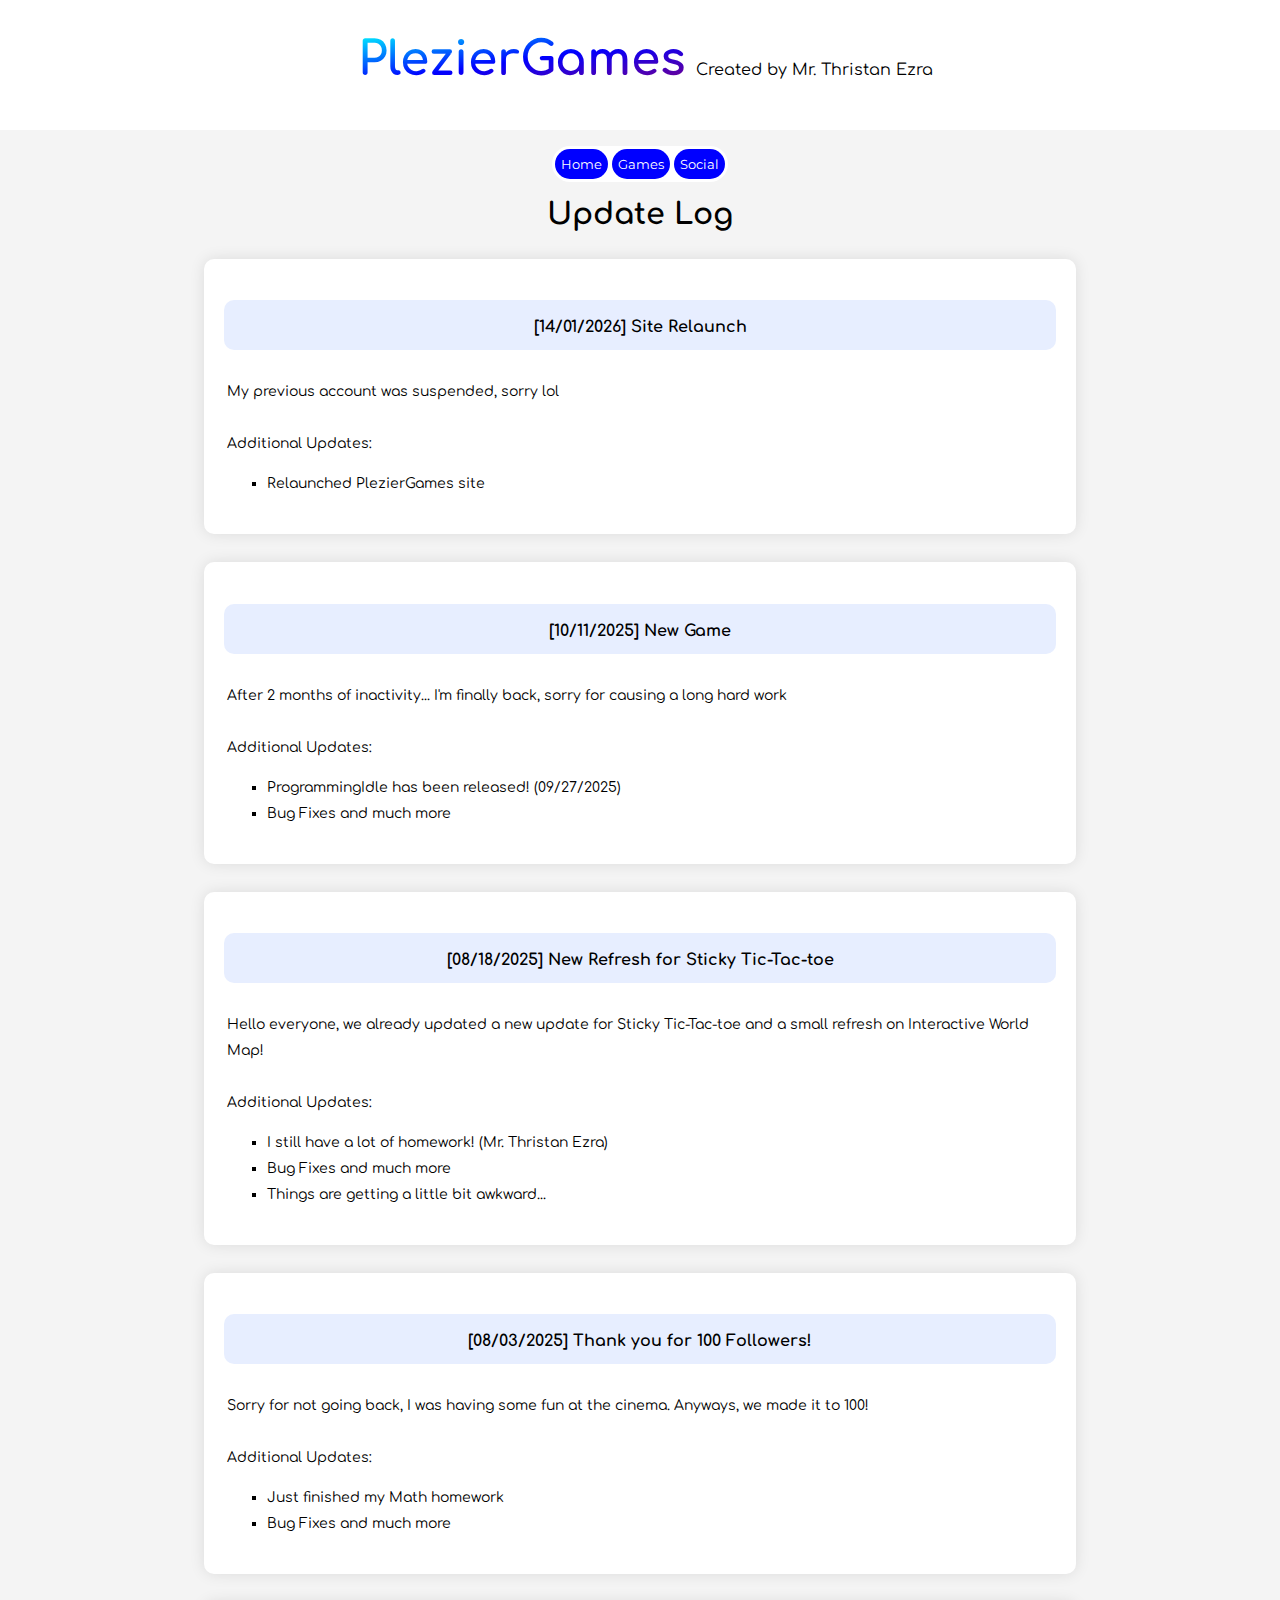
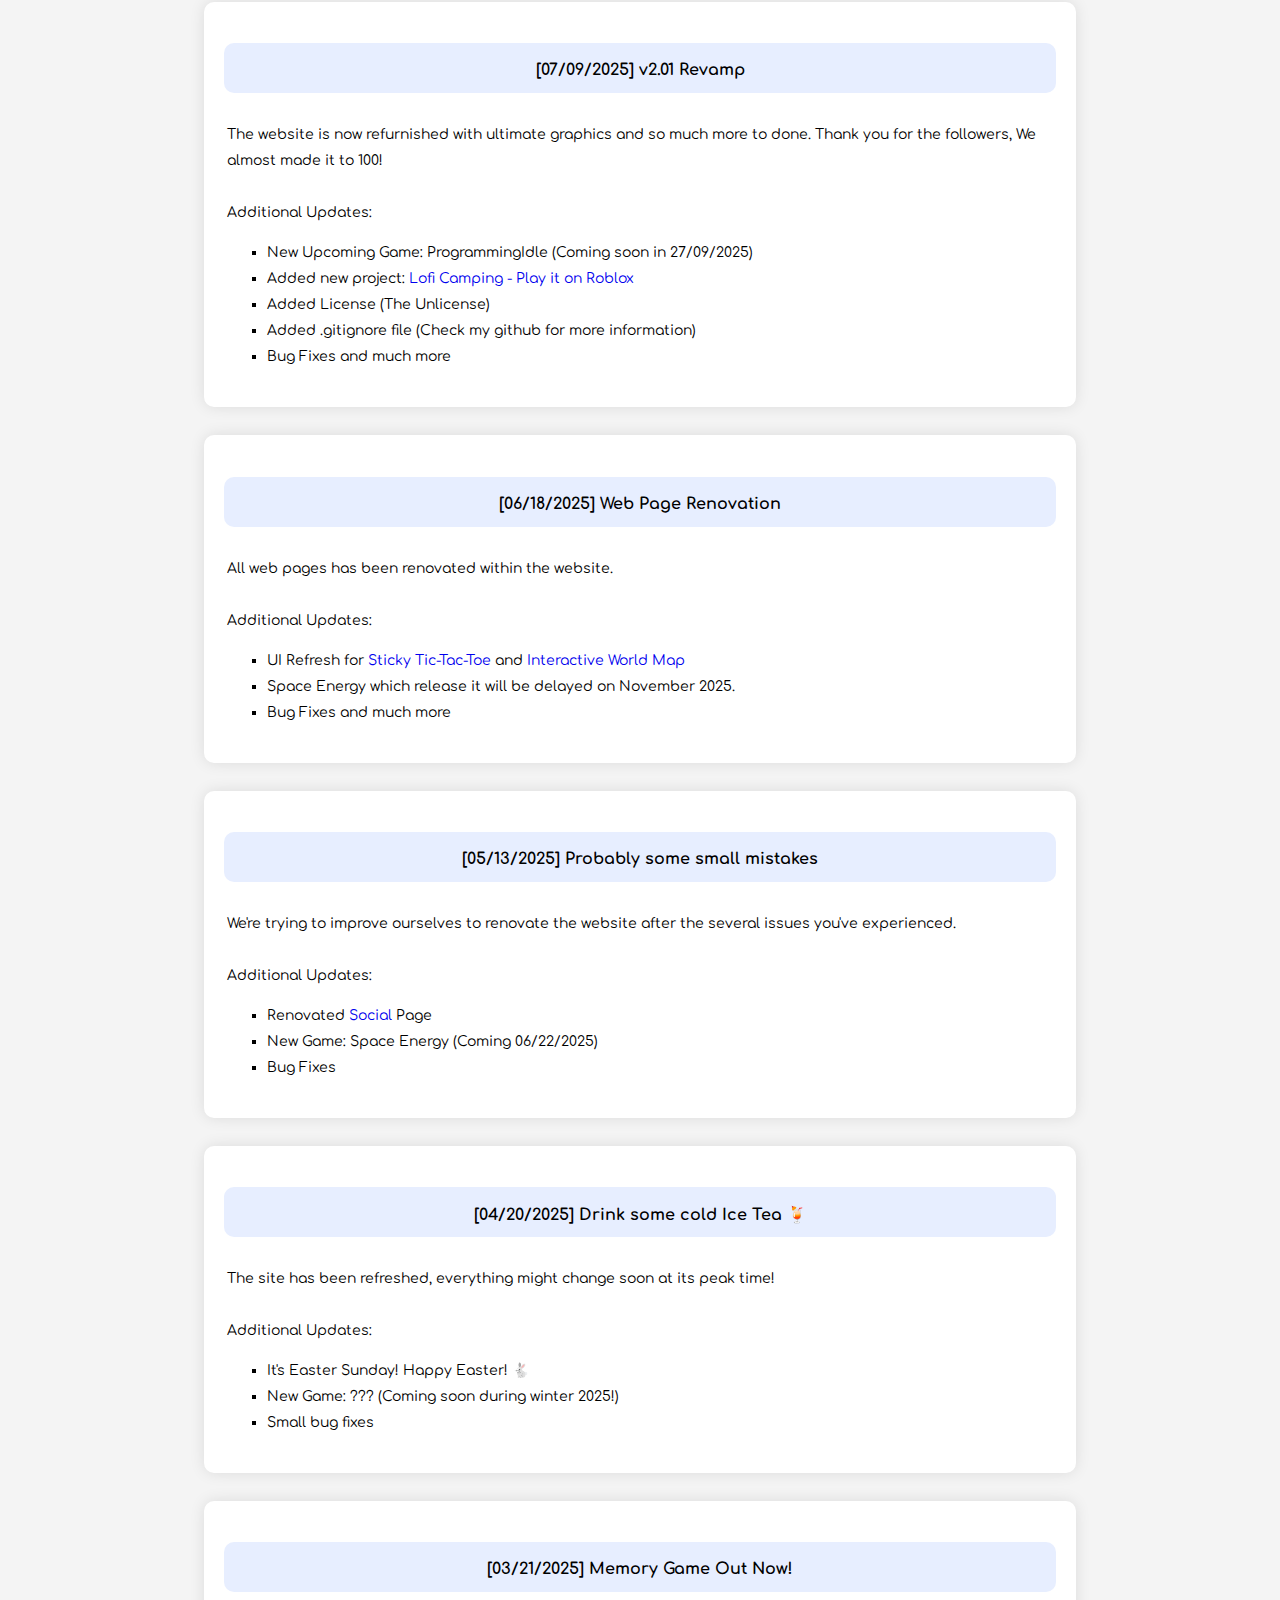
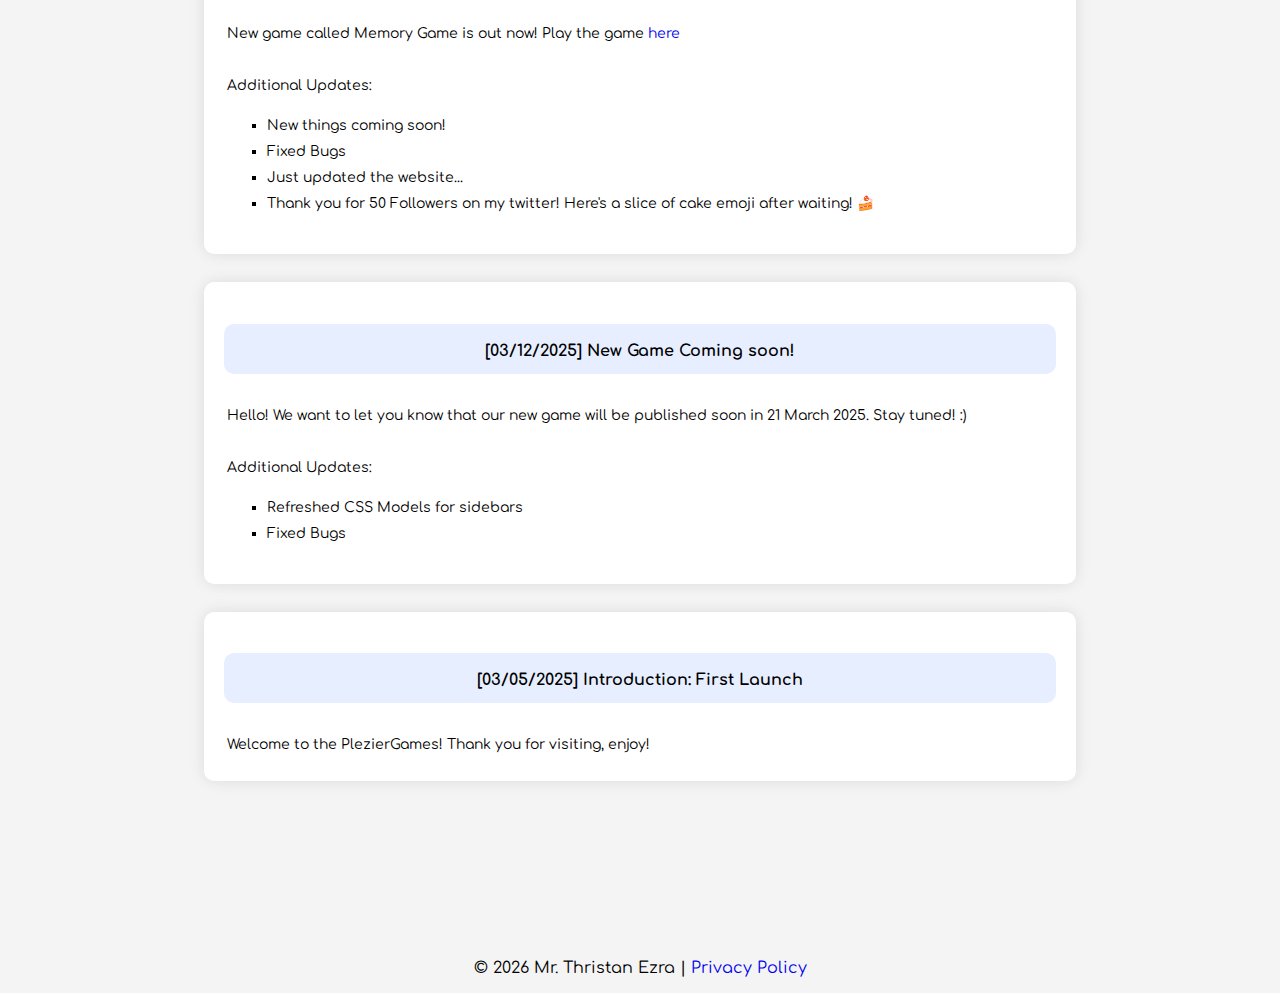
<file: index.html>
<!DOCTYPE HTML>
<Html>
<Head>
<meta charset="UTF-8">
<meta name="viewport" content="width=device-width, initial-scale=1.0">
<Title>PlezierGames</Title>
    <Style>
		Body{
			background-color: #f4f4f4;
			font-family: 'Comfortaa', sans-serif;
			margin: 0;
		}
		button{
			cursor: pointer;
		}
		Table{
			background-color: white;
			align: center;
			font-size: 14px;
			line-height: 26px;
		}
		.side-top{
			background-color: white;
			border-radius: 20px;
			height: 35px;
		}
		.clickbutton{
			height: 30px;
			border-radius: 16px;
			background-color: blue;
			border: none;
			color: white;
			font-family: 'Montserrat', sans-serif;
		}
		@keyframes rainbow{
			20%  {color: red;}
			40%  {color: yellow;}
			60%  {color: lime;}
			80%  {color: cyan;}
			100%  {color: magenta;}
		}
		.rainbow-text{
			text-align: center;
			font-weight: bold;
			animation-name: rainbow;
			animation-duration: 8s;
			animation-iteration-count: infinite;
		}
		.update-log{
			font-size: 30px;
			font-weight: bold;
		}
		.pleziergames{
			font-size: 47px;
			font-weight: bold;
			padding: 0 10px;
			background: linear-gradient(to bottom right, cyan, blue, purple);
			-webkit-background-clip: text;
			-webkit-text-fill-color: transparent;
		}
		.page-header{
			width: 100%;
			line-height: 100px;
			padding: 10px 0;
			background: white;
		}
		.tenor-gif-embed{
			width: 120px;
			height: 100px;
		}
		.box{
			width: 65%;
			margin-top: 10px;
			background: white;
			padding: 20px;
			display: inline-block;
			border-radius: 10px;
			transition: transform 0.3s, box-shadow 0.3s;
			box-shadow: 0px 0px 15px rgba(0, 0, 0, 0.1);
		}
		.headline{
			background-color: #e7eeff;
			border-radius: 10px;
			height: 50px;
			text-align: center;
		}
		a {text-decoration: none;}
    </Style>
	<Script>console.log("Hey there! I'm Mr. Thristan Ezra, welcome to my website!");</Script>
	<Link rel="icon" type="image/x-icon" href="pleziergamesicon.png">
	<link rel="preconnect" href="https://fonts.googleapis.com">
	<link rel="preconnect" href="https://fonts.gstatic.com" crossorigin>
	<link rel="stylesheet" href="https://fonts.googleapis.com/css2?family=Comfortaa:wght@300..700&family=Montserrat:ital,wght@0,100..900;1,100..900&display=swap">
	
	</Head>
<Body><Center>

<div class="page-header"><span class="pleziergames">PlezierGames</span>Created by Mr. Thristan Ezra</div>

<P><Font size="5"><Table class="side-top">
<Th><A Href="index.html"><Button class="clickbutton">Home</Button></A></Th>
<Th><A Href="games.html"><Button class="clickbutton">Games</Button></Th>
<Th><A Href="socials.html"><Button class="clickbutton">Social</Button></A></Th>
</Table></Font></P>


<div class="update-log">Update Log</div><br>

<div class="box"><Table width=100%><div class="headline">
<h4><Br>[14/01/2026] Site Relaunch</h4></div><Tr><Td><Br>
My previous account was suspended, sorry lol
<Br><Br>Additional Updates:
<ul type="square">
<li>Relaunched PlezierGames site</li>
</ul>
</Td></Tr>
</Table></div><br><br>

		
<div class="box"><Table width=100%><div class="headline">
<h4><Br>[10/11/2025] New Game</h4></div><Tr><Td><Br>
After 2 months of inactivity... I'm finally back, sorry for causing a long hard work
<Br><Br>Additional Updates:
<ul type="square">
<li>ProgrammingIdle has been released! (09/27/2025)</li>
<li>Bug Fixes and much more</li>
</ul>
</Td></Tr>
</Table></div><br><br>
		
<div class="box"><Table width=100%><div class="headline">
<h4><Br>[08/18/2025] New Refresh for Sticky Tic-Tac-toe</h4></div><Tr><Td><Br>
Hello everyone, we already updated a new update for Sticky Tic-Tac-toe and a small refresh on Interactive World Map!
<Br><Br>Additional Updates:
<ul type="square">
<li>I still have a lot of homework! (Mr. Thristan Ezra)</li>
<li>Bug Fixes and much more</li>
<li>Things are getting a little bit awkward...</li>
</ul>
</Td></Tr>
</Table></div><br><br>

<div class="box"><Table width=100%><div class="headline">
<h4><Br>[08/03/2025] Thank you for 100 Followers!</h4></div><Tr><Td><Br>
Sorry for not going back, I was having some fun at the cinema. Anyways, we made it to 100!
<Br><Br>Additional Updates:
<ul type="square">
<li>Just finished my Math homework</li>
<li>Bug Fixes and much more</li>
</ul>
</Td></Tr>
</Table></div><br><br>


<div class="box"><Table width=100%><div class="headline">
<h4><Br>[07/09/2025] v2.01 Revamp</h4></div><Tr><Td><Br>
The website is now refurnished with ultimate graphics and so much more to done. Thank you for the followers, We almost made it to 100!
<Br><Br>Additional Updates:
<ul type="square">
<li>New Upcoming Game: ProgrammingIdle (Coming soon in 27/09/2025)</li>
<li>Added new project: <a href="https://www.roblox.com/games/15820786335/Lofi-Camping/">Lofi Camping - Play it on Roblox</a></li>
<li>Added License (The Unlicense)</li>
<li>Added .gitignore file (Check my github for more information)</li>
<li>Bug Fixes and much more</li>
</ul>
</Td></Tr>
</Table></div><br><br>


<div class="box"><Table width=100%><div class="headline">
<h4><Br>[06/18/2025] Web Page Renovation</h4></div><Tr><Td><Br>
All web pages has been renovated within the website.
<Br><Br>Additional Updates:
<ul type="square">
<li>UI Refresh for <a href="tic-tac-toe" target="_blank">Sticky Tic-Tac-Toe</a> and <a href="world-map" target="_blank">Interactive World Map</a></li>
<li>Space Energy which release it will be delayed on November 2025.</li>
<li>Bug Fixes and much more</li>
</ul>
</Td></Tr>
</Table></div><br><br>


<div class="box"><Table width=100%><div class="headline">
<h4><Br>[05/13/2025] Probably some small mistakes</h4></div><Tr><Td><Br>
We're trying to improve ourselves to renovate the website after the several issues you've experienced.
<Br><Br>Additional Updates:
<ul type="square">
<li>Renovated <A href="socials.html">Social</A> Page</li>
<li>New Game: Space Energy (Coming 06/22/2025)</li>
<li>Bug Fixes</li>
</ul>
</Td></Tr>
</Table></div><br><br>



<div class="box"><Table width=100%><div class="headline">
<h4><Br>[04/20/2025] Drink some cold Ice Tea 🍹</h4></div><Tr><Td><Br>
The site has been refreshed, everything might change soon at its peak time! 
<Br><Br>Additional Updates:
<ul type="square">
<li>It's Easter Sunday! Happy Easter! 🐇</li>
<li>New Game: ??? (Coming soon during winter 2025!)</li>
<li>Small bug fixes</li>
</ul>
</Td></Tr>
</Table></div><br><br>





<div class="box"><Table width=100%><div class="headline">
<h4><Br>[03/21/2025] Memory Game Out Now!</h4></div><Tr><Td><Br>
New game called Memory Game is out now! Play the game <A Href="games/memory/game.html">here</A> 
<Br><Br>Additional Updates:
<ul type="square">
<li>New things coming soon!</li>
<li>Fixed Bugs</li>
<li>Just updated the website...</li>
<li>Thank you for 50 Followers on my twitter! Here's a slice of cake emoji after waiting! 🍰</li>
</ul>
</Td></Tr>
</Table></div><br><br>






<div class="box"><Table width=100%><div class="headline">
<h4><Br>[03/12/2025] New Game Coming soon!</h4></div><Tr><Td><Br>
Hello! We want to let you know that our new game will be published soon in 21 March 2025. Stay tuned! :)
<Br><Br>Additional Updates:
<ul type="square">
<li>Refreshed CSS Models for sidebars</li>
<li>Fixed Bugs</li>
</ul>
</Td></Tr>
</Table></div><br><br>





<div class="box"><Table width=100%><div class="headline">
<h4 align=center><Br>[03/05/2025] Introduction: First Launch
</h4></div><Tr><Td><Br>
Welcome to the PlezierGames! Thank you for visiting, enjoy!
</Td></Tr>
</Table></div><br><br>




<Br><Br><Br><Br><Br><Br><Br><Br>
<p>&copy; 2026 Mr. Thristan Ezra | <a href="privacy-policy\" target="_blank">Privacy Policy</a></p></Center>
</Body>
</Html>
</file>
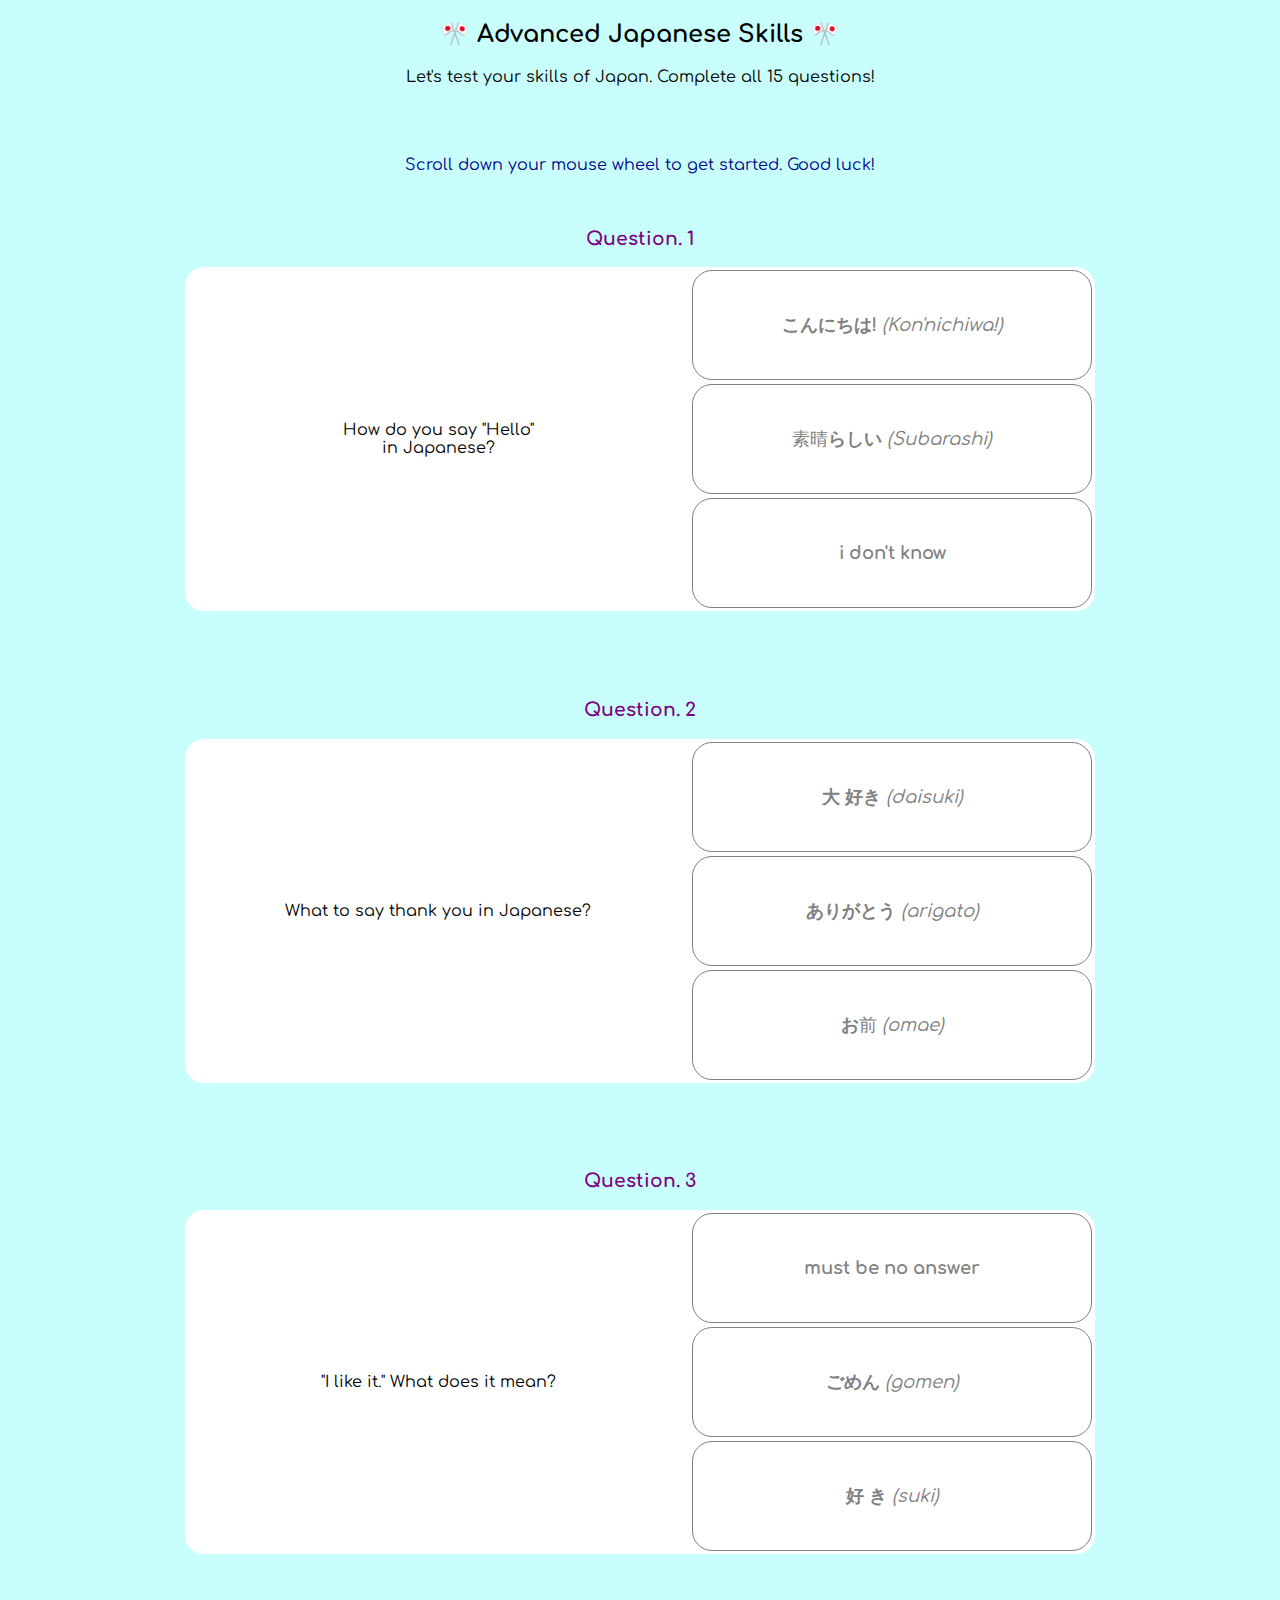
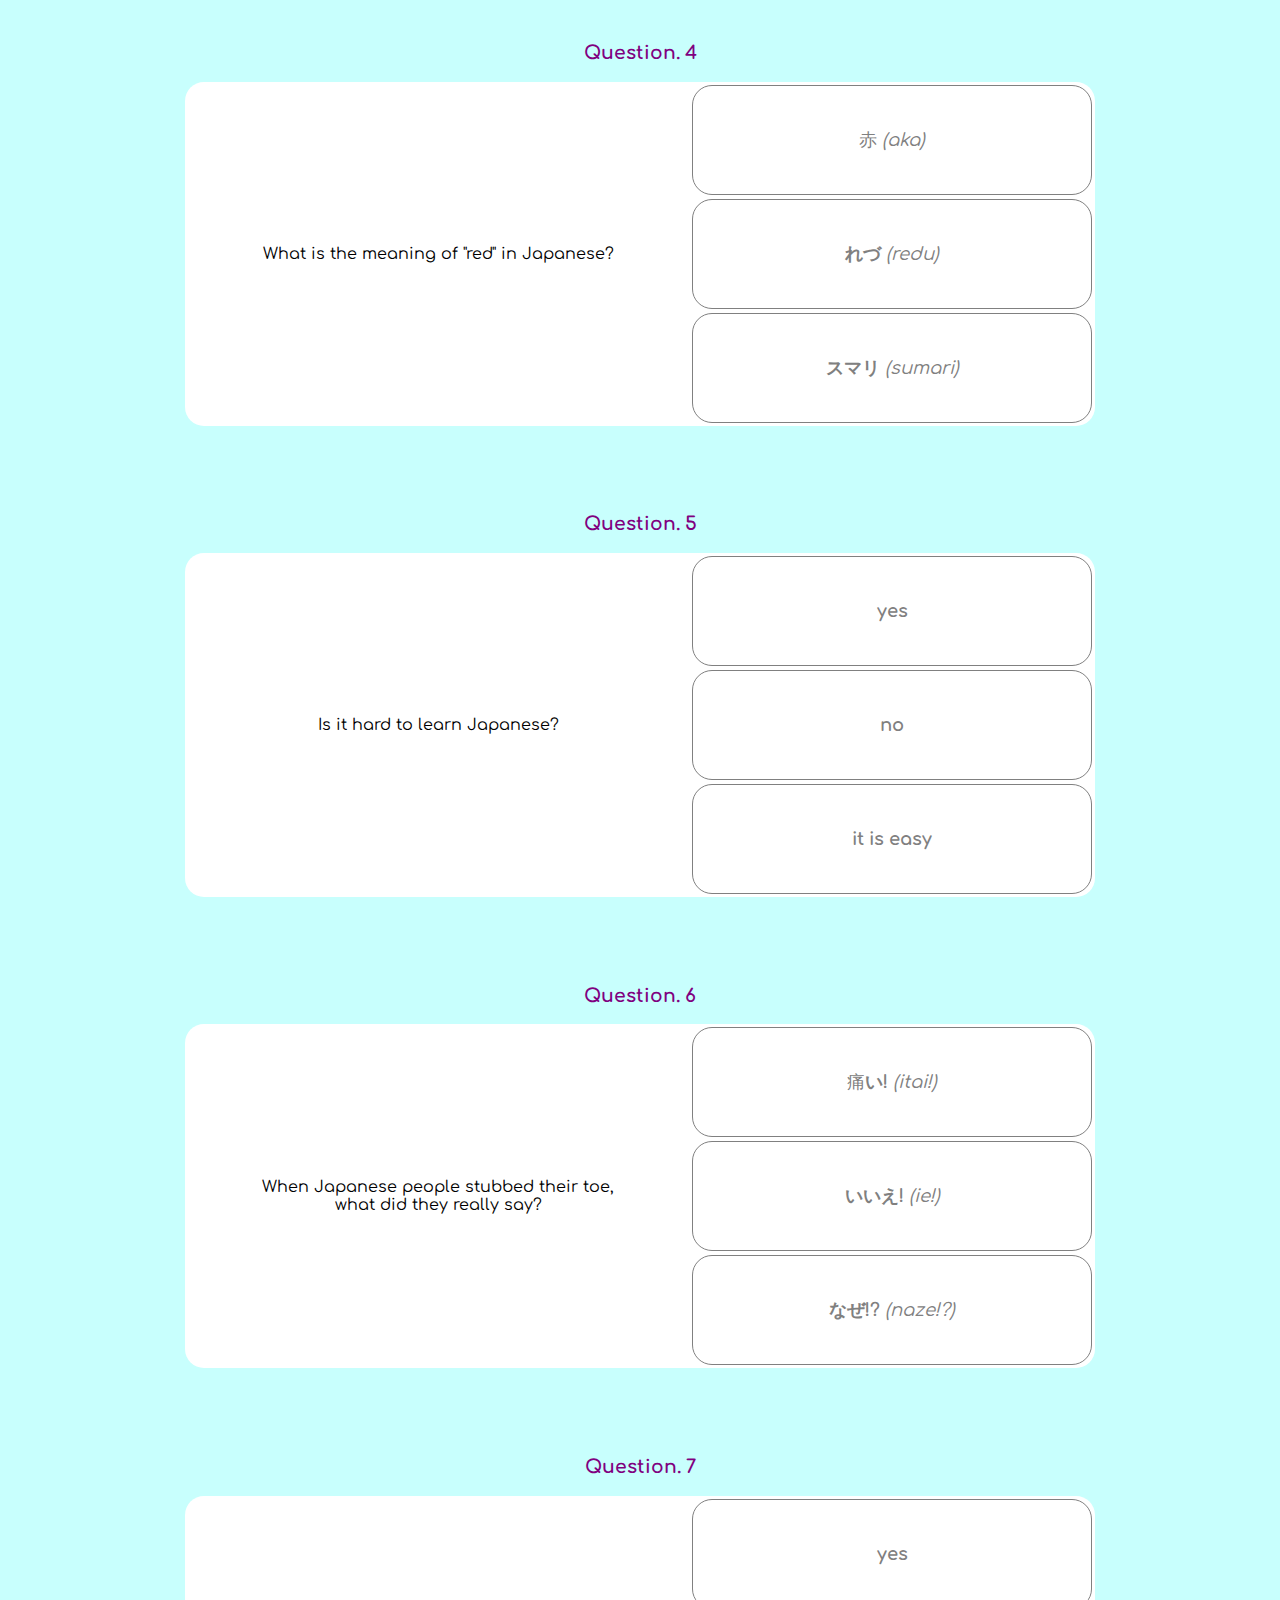
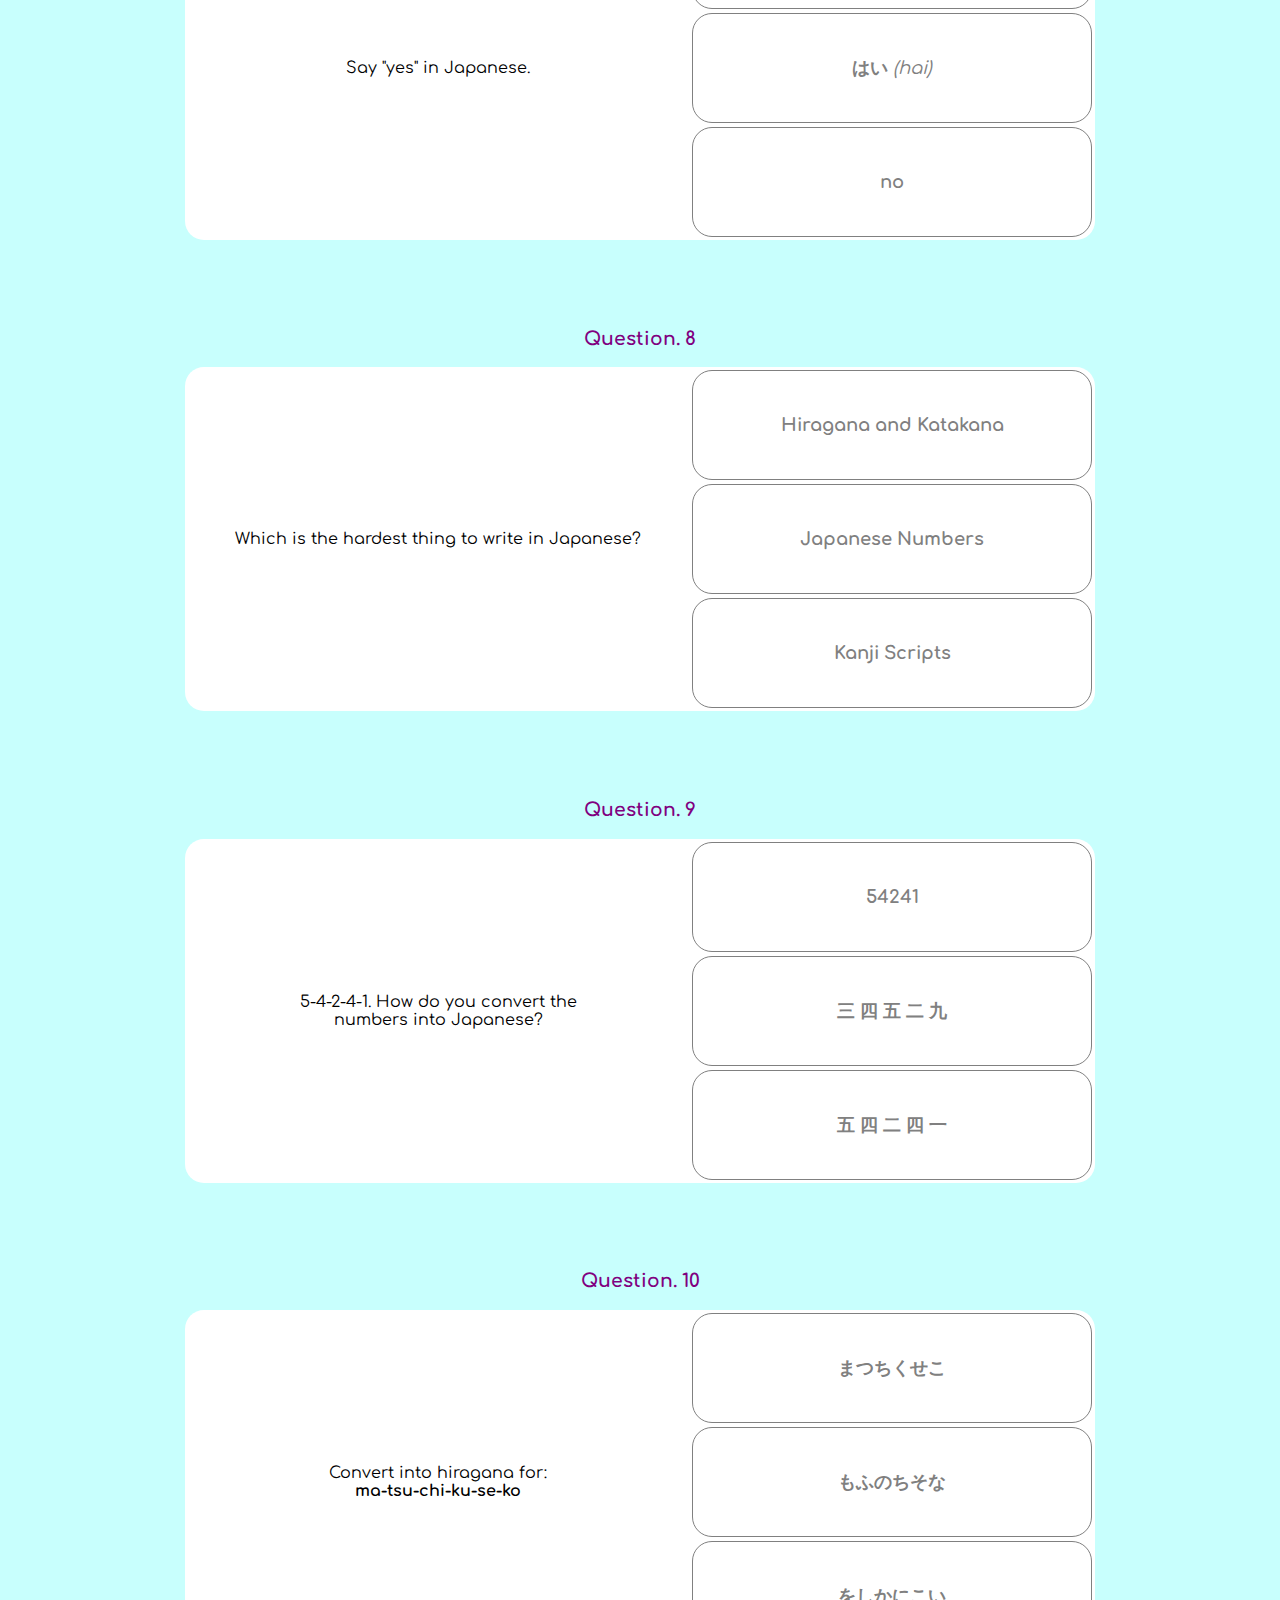
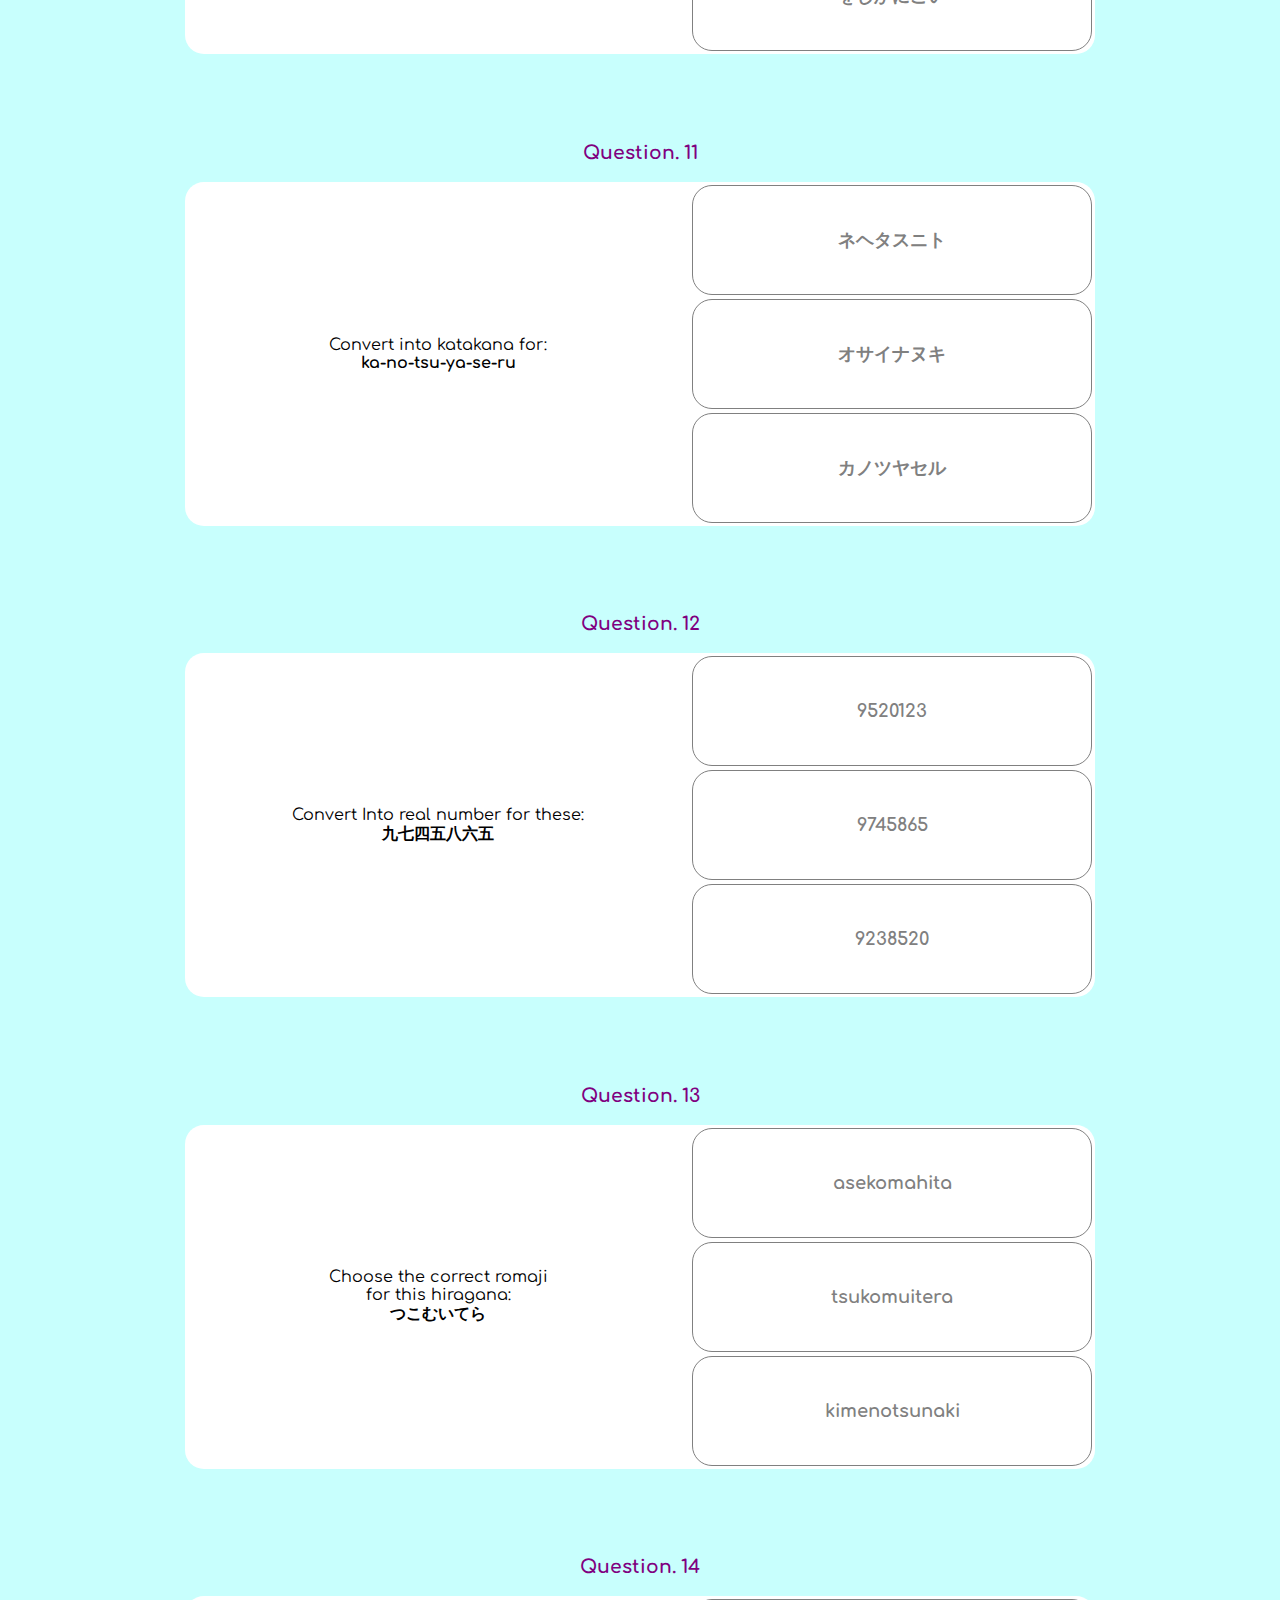
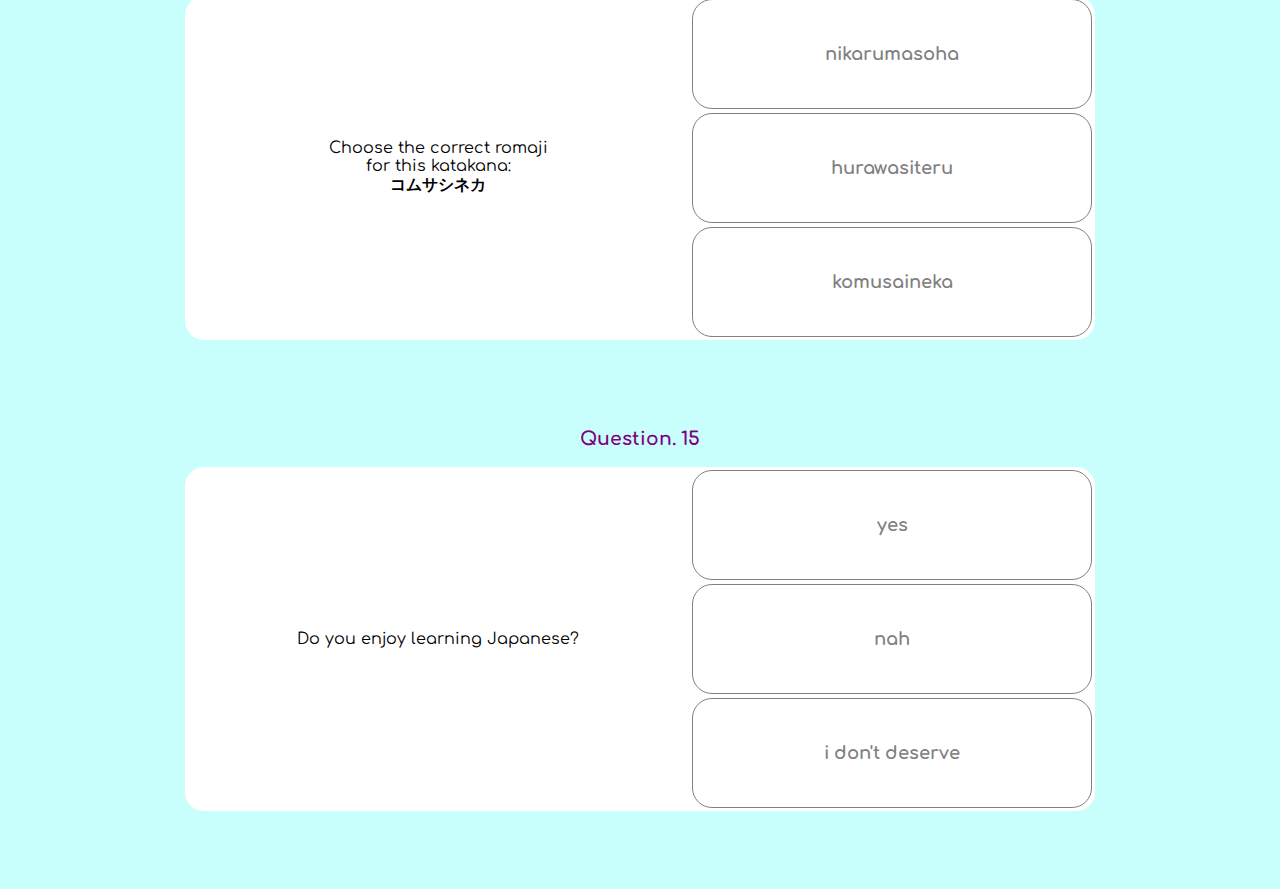
<file: ajs/index.html>
<!DOCTYPE HTML>
<Html>
<Head>
<Script type="text/javascript" src="script.js"></Script>
<Link rel="stylesheet" href="model.css">
<Link rel="icon" type="image/x-icon" href="webicon.png">

<link rel="preconnect" href="https://fonts.googleapis.com">
<link rel="preconnect" href="https://fonts.gstatic.com" crossorigin>
<link href="https://fonts.googleapis.com/css2?family=Comfortaa:wght@300..700&family=Montserrat:ital,wght@0,100..900;1,100..900&display=swap" rel="stylesheet">

</Head>
<Title>Advanced Japanese Skills</Title>
<Body bgcolor="#C8FFFD">
<Center>
<h2 class="ajs-title">🎌 Advanced Japanese Skills 🎌</h2>
<P>Let's test your skills of Japan. Complete all 15 questions!</P><Br><Br><Br>
<Font color="darkblue">Scroll down your mouse wheel to get started. Good luck!</Font>
<Br><Br><Br><H3>Question. 1</H3><P>
<Table bgcolor="white">
<Tr><Td rowspan="3" width="500px">
<Center><P>How do you say "Hello"<Br>in Japanese?</P></Center>
</Td>
<Td><Button class="answer" border="2px" onclick="q1b1function()"><Font size="4px" color="grey">
<B>こんにちは!</B> <I>(Kon'nichiwa!)</I><Br><Span id="q1b1"></Span>
</Font></Button></Td></Tr>

<Tr><Td>
<Button class="answer" border="2px" onclick="q1b2function()"><Font size="4px" color="grey">
素晴<B>らしい</B> <I>(Subarashi)</I><Br><Span id="q1b2"></Span>
</Font></Button></Td></Tr>

<Tr><Td>
<Button class="answer" border="2px" onclick="q1b3function()"><Font size="4px" color="grey">
<B>i don't know</B><Br><Span id="q1b3"></Span>
</Font></Button>
</Td></Tr>
</Table></P>

<Br><Br><Br>

<H3>Question. 2</H3><P>
<Table bgcolor="white">
<Tr><Td rowspan="3" width="500px">
<Center><P>What to say thank you in Japanese?</P></Center>
</Td>
<Td><Button class="answer" border="2px" onclick="q2b1function()"><Font size="4px" color="grey">
<B>大 好き</B> <I>(daisuki)</I><Br><Span id="q2b1"></Span>
</Font></Button></Td></Tr>

<Tr><Td>
<Button class="answer" border="2px" onclick="q2b2function()"><Font size="4px" color="grey">
<B>ありがとう</B> <I>(arigato)</I><Br><Span id="q2b2"></Span>
</Font></Button></Td></Tr>

<Tr><Td>
<Button class="answer" border="2px" onclick="q2b3function()"><Font size="4px" color="grey">
<B>お</B>前 <I>(omae)</I><Br><Span id="q2b3"></Span>
</Font></Button></Td></Tr>
</Table></P>

<Br><Br><Br>

<H3>Question. 3</H3><P>
<Table bgcolor="white">
<Tr><Td rowspan="3" width="500px">
<Center><P>"I like it." What does it mean?</P></Center>
</Td>
<Td><Button class="answer" border="2px" onclick="q3b1function()"><Font size="4px" color="grey">
<B>must be no answer</B><Br><Span id="q3b1"></Span>
</Font></Button></Td></Tr>

<Tr><Td>
<Button class="answer" border="2px" onclick="q3b2function()"><Font size="4px" color="grey">
<B>ごめん</B> <I>(gomen)</I><Br><Span id="q3b2"></Span>
</Font></Button></Td></Tr>

<Tr><Td>
<Button class="answer" border="2px" onclick="q3b3function()"><Font size="4px" color="grey">
<B>好 き</B> <I>(suki)</I><Br><Span id="q3b3"></Span>
</Font></Button></Td></Tr>
</Table></P>

<Br><Br><Br>

<H3>Question. 4</H3><P>
<Table bgcolor="white">
<Tr><Td rowspan="3" width="500px">
<Center><P>What is the meaning of "red" in Japanese?</P></Center>
</Td>
<Td><Button class="answer" border="2px" onclick="q4b1function()"><Font size="4px" color="grey">
赤 <I>(aka)</I><Br><Span id="q4b1"></Span>
</Font></Button></Td></Tr>

<Tr><Td>
<Button class="answer" border="2px" onclick="q4b2function()"><Font size="4px" color="grey">
<B>れづ</B> <I>(redu)</I><Br><Span id="q4b2"></Span>
</Font></Button></Td></Tr>

<Tr><Td>
<Button class="answer" border="2px" onclick="q4b3function()"><Font size="4px" color="grey">
<B>スマリ</B> <I>(sumari)</I><Br><Span id="q4b3"></Span>
</Font></Button></Td></Tr>
</Table></P>

<Br><Br><Br>

<H3>Question. 5</H3><P>
<Table bgcolor="white">
<Tr><Td rowspan="3" width="500px">
<Center><P>Is it hard to learn Japanese?</P></Center>
</Td>
<Td><Button class="answer" border="2px" onclick="q5b1function()"><Font size="4px" color="grey">
<B>yes</B><Br><Span id="q5b1"></Span>
</Font></Button></Td></Tr>

<Tr><Td>
<Button class="answer" border="2px" onclick="q5b2function()"><Font size="4px" color="grey">
<B>no</B><Br><Span id="q5b2"></Span>
</Font></Button></Td></Tr>

<Tr><Td>
<Button class="answer" border="2px" onclick="q5b3function()"><Font size="4px" color="grey">
<B>it is easy</B><Br><Span id="q5b3"></Span>
</Font></Button></Td></Tr>
</Table></P>

<Br><Br><Br>

<H3>Question. 6</H3><P>
<Table bgcolor="white">
<Tr><Td rowspan="3" width="500px">
<Center><P>When Japanese people stubbed their toe,<Br>what did they really say?</P></Center>
</Td>
<Td><Button class="answer" border="2px" onclick="q6b1function()"><Font size="4px" color="grey">
痛<B>い!</B> <I>(itai!)</I><Br><Span id="q6b1"></Span>
</Font></Button></Td></Tr>

<Tr><Td>
<Button class="answer" border="2px" onclick="q6b2function()"><Font size="4px" color="grey">
<B>いいえ!</B> <I>(ie!)</I><Br><Span id="q6b2"></Span>
</Font></Button></Td></Tr>

<Tr><Td>
<Button class="answer" border="2px" onclick="q6b3function()"><Font size="4px" color="grey">
<B>なぜ!?</B> <I>(naze!?)</I><Br><Span id="q6b3"></Span>
</Font></Button></Td></Tr>
</Table></P>

<Br><Br><Br>

<H3>Question. 7</H3><P>
<Table bgcolor="white">
<Tr><Td rowspan="3" width="500px">
<Center><P>Say "yes" in Japanese.</P></Center>
</Td>
<Td><Button class="answer" border="2px" onclick="q7b1function()"><Font size="4px" color="grey">
<B>yes</B><Br><Span id="q7b1"></Span>
</Font></Button></Td></Tr>

<Tr><Td>
<Button class="answer" border="2px" onclick="q7b2function()"><Font size="4px" color="grey">
<B>はい</B> <I>(hai)</I><Br><Span id="q7b2"></Span>
</Font></Button></Td></Tr>

<Tr><Td>
<Button class="answer" border="2px" onclick="q7b3function()"><Font size="4px" color="grey">
<B>no</B><Br><Span id="q7b3"></Span>
</Font></Button></Td></Tr>
</Table></P>

<Br><Br><Br>

<H3>Question. 8</H3><P>
<Table bgcolor="white">
<Tr><Td rowspan="3" width="500px">
<Center><P>Which is the hardest thing to write in Japanese?</P></Center>
</Td>
<Td><Button class="answer" border="2px" onclick="q8b1function()"><Font size="4px" color="grey">
<B>Hiragana and Katakana</B><Br><Span id="q8b1"></Span>
</Font></Button></Td></Tr>

<Tr><Td>
<Button class="answer" border="2px" onclick="q8b2function()"><Font size="4px" color="grey">
<B>Japanese Numbers</B><Br><Span id="q8b2"></Span>
</Font></Button></Td></Tr>

<Tr><Td>
<Button class="answer" border="2px" onclick="q8b3function()"><Font size="4px" color="grey">
<B>Kanji Scripts</B><Br><Span id="q8b3"></Span>
</Font></Button></Td></Tr>
</Table></P>

<Br><Br><Br>

<H3>Question. 9</H3><P>
<Table bgcolor="white">
<Tr><Td rowspan="3" width="500px">
<Center><P>5-4-2-4-1. How do you convert the<Br>numbers into Japanese?</P></Center>
</Td>
<Td><Button class="answer" border="2px" onclick="q9b1function()"><Font size="4px" color="grey">
<B>54241</B><Br><Span id="q9b1"></Span>
</Font></Button></Td></Tr>

<Tr><Td>
<Button class="answer" border="2px" onclick="q9b2function()"><Font size="4px" color="grey">
<B>三 四 五 二 九</B><Br><Span id="q9b2"></Span>
</Font></Button></Td></Tr>

<Tr><Td>
<Button class="answer" border="2px" onclick="q9b3function()"><Font size="4px" color="grey">
<B>五 四 二 四 一</B><Br><Span id="q9b3"></Span>
</Font></Button></Td></Tr>
</Table></P>

<Br><Br><Br>

<H3>Question. 10</H3><P>
<Table bgcolor="white">
<Tr><Td rowspan="3" width="500px">
<Center><P>Convert into hiragana for:<Br><B>ma-tsu-chi-ku-se-ko</B></P></Center>
</Td>
<Td><Button class="answer" border="2px" onclick="q10b1function()"><Font size="4px" color="grey">
<B>まつちくせこ</B><Br><Span id="q10b1"></Span>
</Font></Button></Td></Tr>

<Tr><Td>
<Button class="answer" border="2px" onclick="q10b2function()"><Font size="4px" color="grey">
<B>もふのちそな</B><Br><Span id="q10b2"></Span>
</Font></Button></Td></Tr>

<Tr><Td>
<Button class="answer" border="2px" onclick="q10b3function()"><Font size="4px" color="grey">
<B>をしかにこい</B><Br><Span id="q10b3"></Span>
</Font></Button></Td></Tr>
</Table></P>

<Br><Br><Br>

<H3>Question. 11</H3><P>
<Table bgcolor="white">
<Tr><Td rowspan="3" width="500px">
<Center><P>Convert into katakana for:<Br><B>ka-no-tsu-ya-se-ru</B></P></Center>
</Td>
<Td><Button class="answer" border="2px" onclick="q11b1function()"><Font size="4px" color="grey">
<B>ネヘタスニト</B><Br><Span id="q11b1"></Span>
</Font></Button></Td></Tr>

<Tr><Td>
<Button class="answer" border="2px" onclick="q11b2function()"><Font size="4px" color="grey">
<B>オサイナヌキ</B><Br><Span id="q11b2"></Span>
</Font></Button></Td></Tr>

<Tr><Td>
<Button class="answer" border="2px" onclick="q11b3function()"><Font size="4px" color="grey">
<B>カノツヤセル</B><Br><Span id="q11b3"></Span>
</Font></Button></Td></Tr>
</Table></P>

<Br><Br><Br>

<H3>Question. 12</H3><P>
<Table bgcolor="white">
<Tr><Td rowspan="3" width="500px">
<Center><P>Convert Into real number for these:<Br><B>九七四五八六五</B></P></Center>
</Td>
<Td><Button class="answer" border="2px" onclick="q12b1function()"><Font size="4px" color="grey">
<B>9520123</B><Br><Span id="q12b1"></Span>
</Font></Button></Td></Tr>

<Tr><Td>
<Button class="answer" border="2px" onclick="q12b2function()"><Font size="4px" color="grey">
<B>9745865</B><Br><Span id="q12b2"></Span>
</Font></Button></Td></Tr>

<Tr><Td>
<Button class="answer" border="2px" onclick="q12b3function()"><Font size="4px" color="grey">
<B>9238520</B><Br><Span id="q12b3"></Span>
</Font></Button></Td></Tr>
</Table></P>

<Br><Br><Br>

<H3>Question. 13</H3><P>
<Table bgcolor="white">
<Tr><Td rowspan="3" width="500px">
<Center><P>Choose the correct romaji<Br>for this hiragana:<Br><B>つこむいてら</B></P></Center>
</Td>
<Td><Button class="answer" border="2px" onclick="q13b1function()"><Font size="4px" color="grey">
<B>asekomahita</B><Br><Span id="q13b1"></Span>
</Font></Button></Td></Tr>

<Tr><Td>
<Button class="answer" border="2px" onclick="q13b2function()"><Font size="4px" color="grey">
<B>tsukomuitera</B><Br><Span id="q13b2"></Span>
</Font></Button></Td></Tr>

<Tr><Td>
<Button class="answer" border="2px" onclick="q13b3function()"><Font size="4px" color="grey">
<B>kimenotsunaki</B><Br><Span id="q13b3"></Span>
</Font></Button></Td></Tr>
</Table></P>

<Br><Br><Br>

<H3>Question. 14</H3><P>
<Table bgcolor="white">
<Tr><Td rowspan="3" width="500px">
<Center><P>Choose the correct romaji<Br>for this katakana:<Br><B>コムサシネカ</B></P></Center>
</Td>
<Td><Button class="answer" border="2px" onclick="q14b1function()"><Font size="4px" color="grey">
<B>nikarumasoha</B><Br><Span id="q14b1"></Span>
</Font></Button></Td></Tr>

<Tr><Td>
<Button class="answer" border="2px" onclick="q14b2function()"><Font size="4px" color="grey">
<B>hurawasiteru</B><Br><Span id="q14b2"></Span>
</Font></Button></Td></Tr>

<Tr><Td>
<Button class="answer" border="2px" onclick="q14b3function()"><Font size="4px" color="grey">
<B>komusaineka</B><Br><Span id="q14b3"></Span>
</Font></Button></Td></Tr>
</Table></P>

<Br><Br><Br>

<H3>Question. 15</H3><P>
<Table bgcolor="white">
<Tr><Td rowspan="3" width="500px">
<Center><P>Do you enjoy learning Japanese?</P></Center>
</Td>
<Td><Button class="answer" border="2px" onclick="q15b1function()"><Font size="4px" color="grey">
<B>yes</B><Br><Span id="q15b1"></Span>
</Font></Button></Td></Tr>

<Tr><Td>
<Button class="answer" border="2px" onclick="q15b2function()"><Font size="4px" color="grey">
<B>nah</B><Br><Span id="q15b2"></Span>
</Font></Button></Td></Tr>

<Tr><Td>
<Button class="answer" border="2px" onclick="q15b3function()"><Font size="4px" color="grey">
<B>i don't deserve</B><Br><Span id="q15b3"></Span>
</Font></Button></Td></Tr>
</Table></P>

<Br><Br><Br>


</Body>
</Html>
</file>
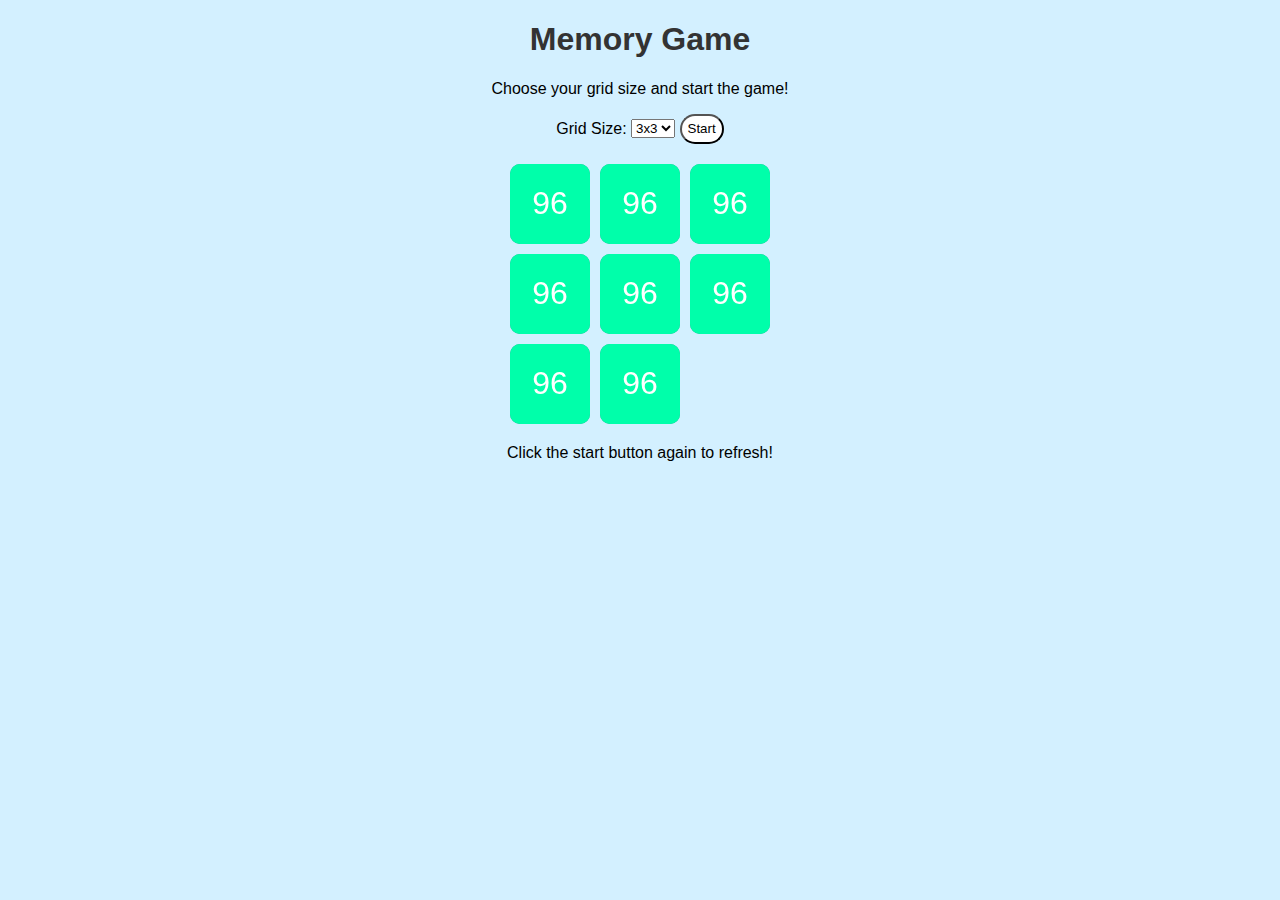
<file: memory/index.html>
<!DOCTYPE html>
<html lang="en">
<head>
    <meta charset="UTF-8">
    <meta name="viewport" content="width=device-width, initial-scale=1.0">
    <title>Memory Game</title>
    <link rel="stylesheet" href="model.css">
	<link rel="icon" type="image/x-icon" href="webicon.png">
</head>
<body>

    <h1>Memory Game</h1>
	<p>Choose your grid size and start the game!</p>

    <label for="grid-size">Grid Size:</label>
    <select id="grid-size">
        <option value="3">3x3</option>
        <option value="4">4x4</option>
        <option value="5">5x5</option>
        <option value="7">7x7</option>
    </select>

    <button class="start" onclick="startGame()">Start</button>

    <div id="game-board"></div>
	<p>Click the start button again to refresh!</p>

    <script src="script.js"></script>
</body>
</html>
</file>
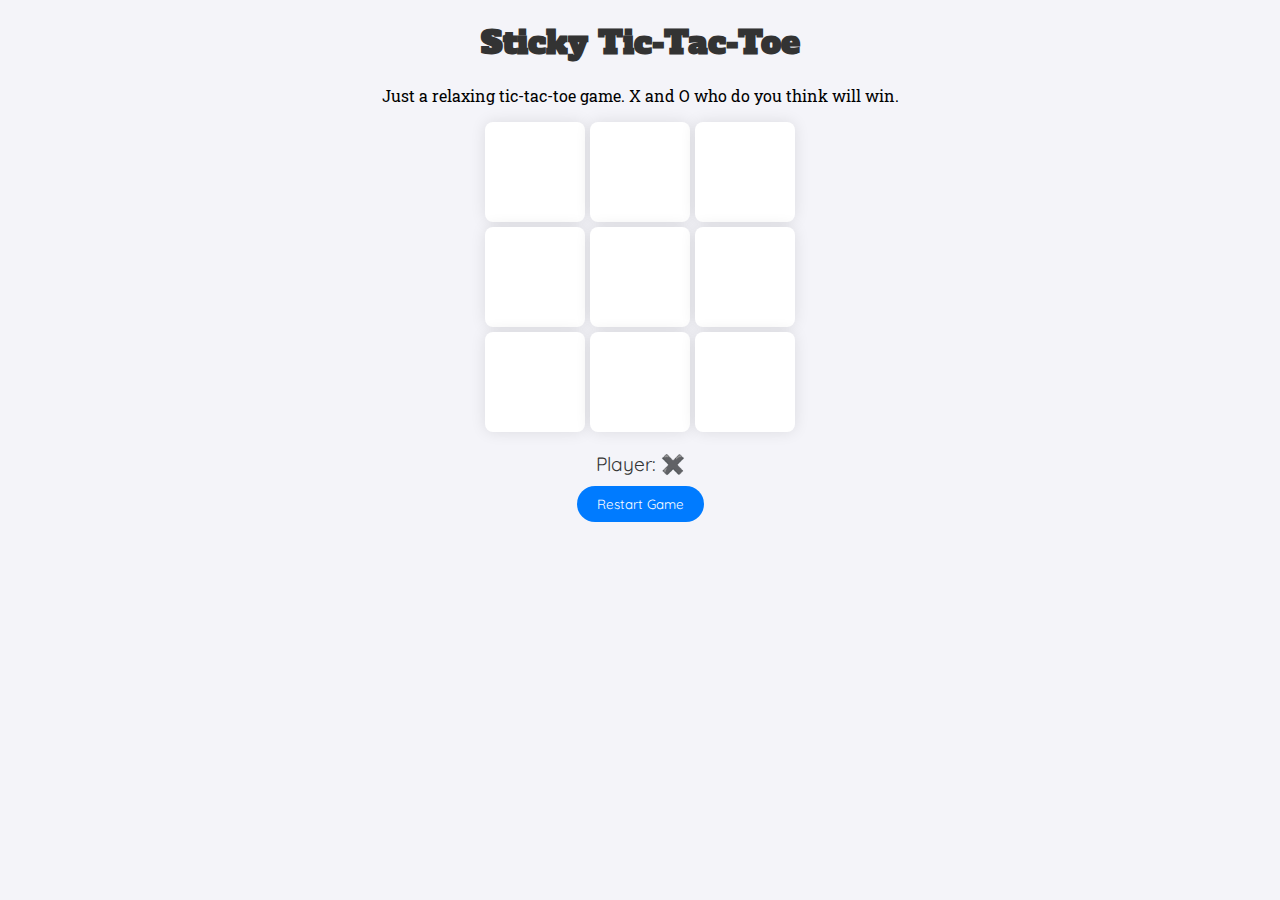
<file: tic-tac-toe/index.html>
<!DOCTYPE html>
<html lang="en">
<head>
  <meta charset="UTF-8">
  <meta name="viewport" content="width=device-width, initial-scale=1.0">
  <title>Sticky Tic-Tac-Toe</title>
  <link rel="stylesheet" href="model.css">
  <link rel="icon" type="image/x-icon" href="webicon.png">
  <link rel="preconnect" href="https://fonts.googleapis.com">
  <link rel="preconnect" href="https://fonts.gstatic.com" crossorigin>
  <link href="https://fonts.googleapis.com/css2?family=Alfa+Slab+One&family=Quicksand:wght@300..700&family=Roboto+Slab:wght@100..900&display=swap" rel="stylesheet">
</head>
<body>
  <div class="container">
    <h1 class="title">Sticky Tic-Tac-Toe</h1>
	<p class="text">Just a relaxing tic-tac-toe game. X and O who do you think will win.</p>
    <div class="board">
      <div class="cell" data-index="0"></div>
      <div class="cell" data-index="1"></div>
      <div class="cell" data-index="2"></div>
      <div class="cell" data-index="3"></div>
      <div class="cell" data-index="4"></div>
      <div class="cell" data-index="5"></div>
      <div class="cell" data-index="6"></div>
      <div class="cell" data-index="7"></div>
      <div class="cell" data-index="8"></div>
    </div>
    <div class="status"></div>
    <button id="reset">Restart Game</button>
  </div>
  <script src="script.js"></script>
</body>
</html>
</file>
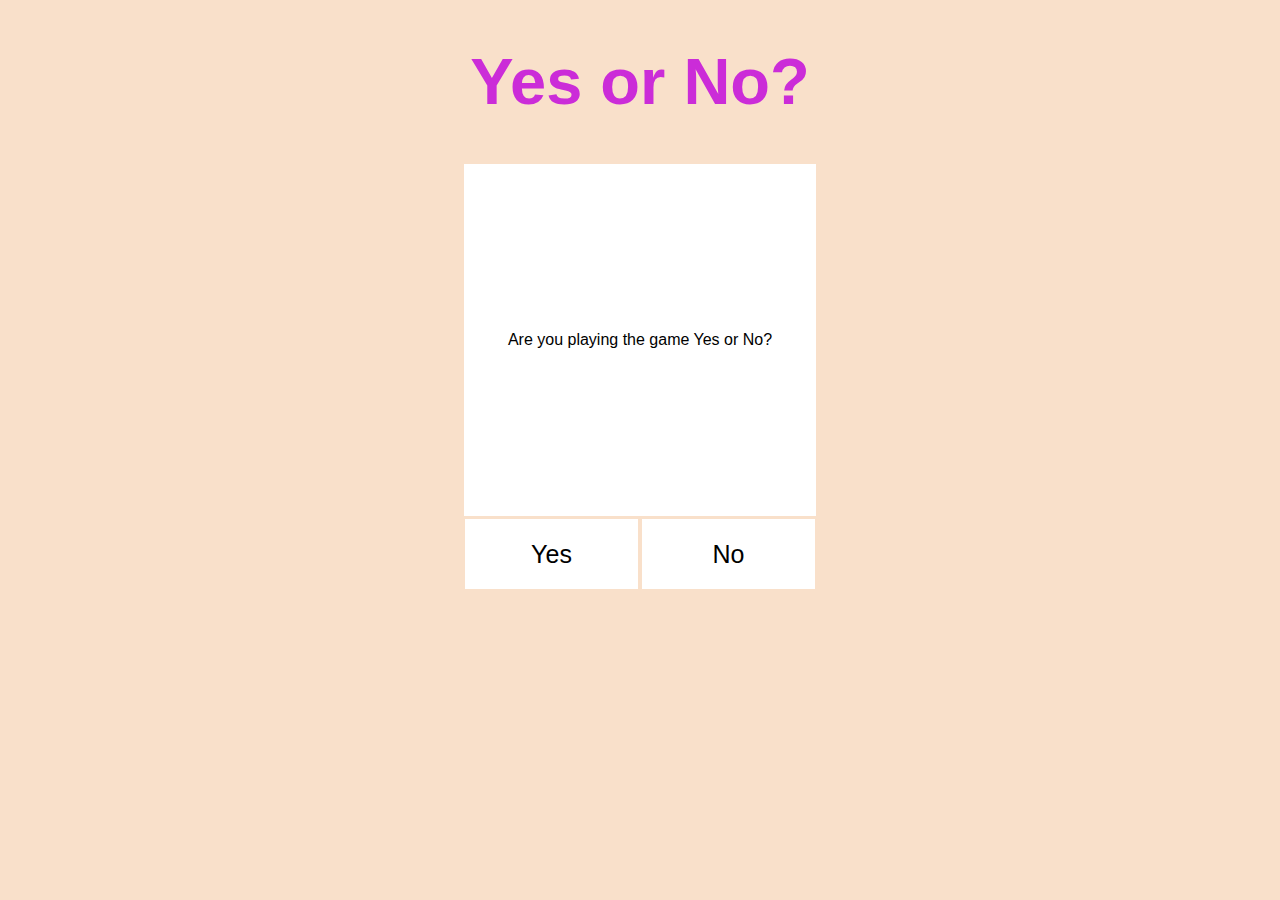
<file: yesorno/index.html>
<!DOCTYPE html>
<Html>
<Head>
<Meta charset="UTF-8">
<Meta name="viewport" content="width=device-width, initial-scale=1.0">

<Script type="text/javascript" src="script.js"></Script>
<Link rel="stylesheet" href="model.css">
<Link rel="icon" type="image/x-icon" href="webicon.png">

</Head>
<Title>Yes or No</Title>
<Body onload="start()"><Center>
<H1 class="title">Yes or No?</H1>
<Table>
<Tr><Td class="questionboard" colspan="2">
<Div id="question">

</Div>
</Td></Tr>
<Tr><Td height="70px" width="50%">
<Button onclick="nextquestion()">Yes</Button>
</Td>
<Td height="70px" width="50%">
<Button onclick="nextquestion()">No</Button>
</Td></Tr>
</Table>

</Center></Body></Html>
</file>
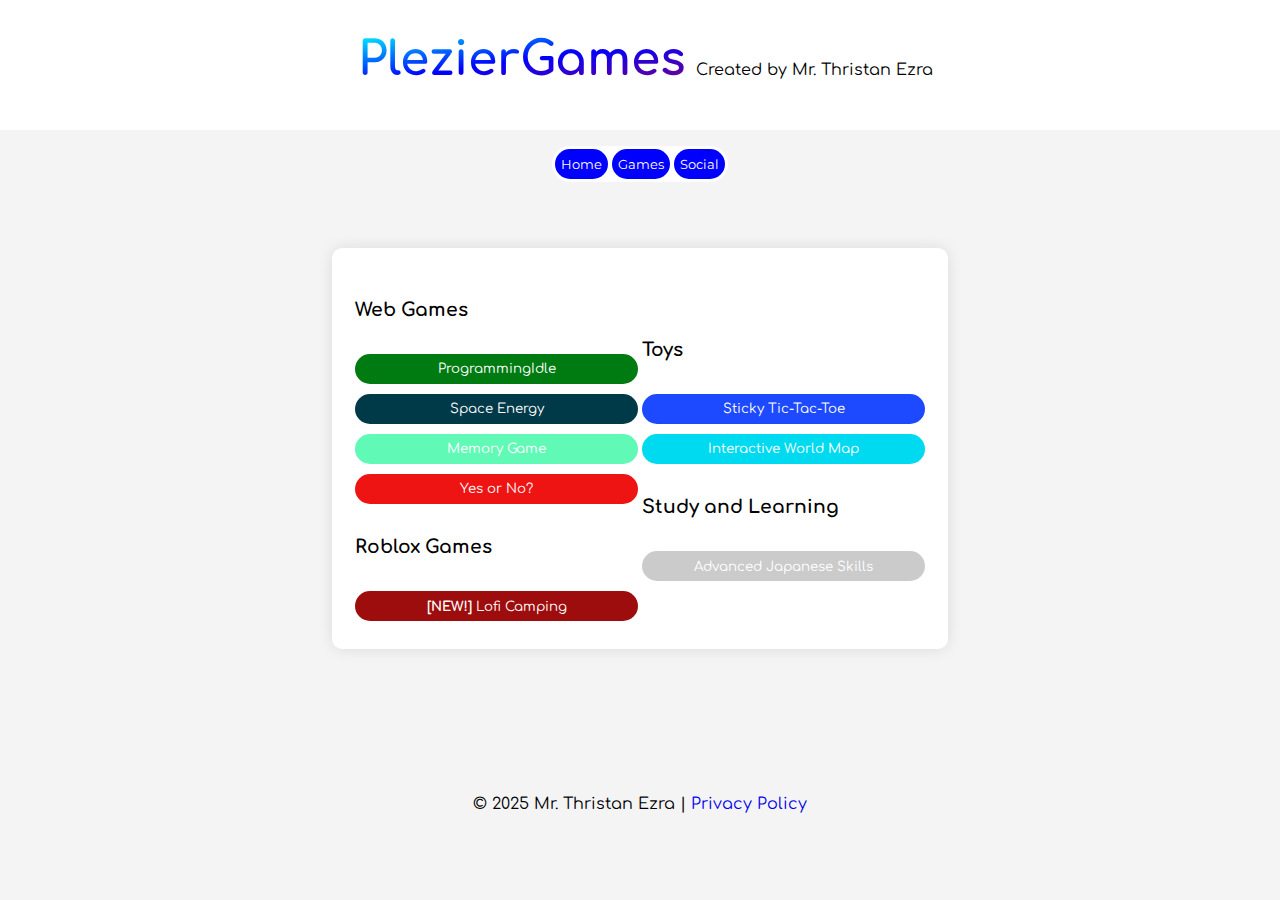
<file: games.html>
<!DOCTYPE HTML>
<Html>
<Head>
<meta charset="UTF-8">
<meta name="viewport" content="width=device-width, initial-scale=1.0">
<Title>PlezierGames</Title>
    <Style>
		Body{
			background-color: #f4f4f4;
			font-family: 'Comfortaa', sans-serif;
			margin: 0;
		}
		Table{
			background-color: white;
		}
		td{
			line-height: 40px;
		}
		button{
			cursor: pointer;
		}
		.side-top{
			background-color: white;
			border-radius: 20px;
			height: 35px;
		}
		.pleziergames{
			font-size: 47px;
			font-weight: bold;
			padding: 0 10px;
			background: linear-gradient(to bottom right, cyan, blue, purple);
			-webkit-background-clip: text;
			-webkit-text-fill-color: transparent;
		}
		.page-header{
			width: 100%;
			line-height: 100px;
			background: white;
			padding: 10px 0;
		}
		.clickbutton{
			height: 30px;
			border-radius: 16px;
			background-color: blue;
			border: none;
			color: white;
			font-family: 'Montserrat', sans-serif;
		}
		.box{
			width: 45%;
			margin-top: 50px;
			background: white;
			padding: 20px;
			display: inline-block;
			border-radius: 10px;
			box-shadow: 0px 0px 15px rgba(0, 0, 0, 0.1);
		}
		.game-links {width: 100%}
		.category{
			font-weight: bold;
		}
		@keyframes rainbow{
			20%  {color: red;}
			40%  {color: yellow;}
			60%  {color: lime;}
			80%  {color: cyan;}
			100%  {color: magenta;}
		}
		.rainbow-text{
			font-weight: bold;
			animation-name: rainbow;
			animation-duration: 8s;
			animation-iteration-count: infinite;
		}
		.link-button{
			border-radius: 30px;
			width: 100%;
			height: 30px;
			color: white;
			font-family: 'Comfortaa', sans-serif;
			transition: transform 0.3s, box-shadow 0.3s;
			border: none;
		}
		a {text-decoration: none;}
		.link-button:hover{
			transform: scale(1.1);
			box-shadow: 0px 0px 15px rgba(0, 0, 0, 0.1);
		}
		.link-button.programming-idle {background-color: #007b11;}
		.link-button.memory {background-color: #61f9b6;}
		.link-button.yesorno {background-color: #ee1414;}
		.link-button.loficamping {background-color: #9e0d0d;}
		.link-button.tictactoe {background-color: #1e4aff;}
		.link-button.worldmap {background-color: #00daf0;}
		.link-button.ajs {background-color: #cbcbcb;}
		.link-button.space-energy {background-color: #003947;}
    </Style>
	<Script>console.log("Hey there! I'm Mr. Thristan Ezra, welcome to my website!");</Script>
	<Link rel="icon" type="image/x-icon" href="pleziergamesicon.png">
	<link rel="preconnect" href="https://fonts.googleapis.com">
	<link rel="preconnect" href="https://fonts.gstatic.com" crossorigin>
	<link rel="stylesheet" href="https://fonts.googleapis.com/css2?family=Comfortaa:wght@300..700&family=Montserrat:ital,wght@0,100..900;1,100..900&display=swap">
	
	</Head>
<Body><Center>

<div class="page-header"><span class="pleziergames">PlezierGames</span>Created by Mr. Thristan Ezra</div>

<P><Font size="5"><Table class="side-top">
<Th><A Href="index.html"><Button class="clickbutton">Home</Button></A></Th>
<Th><A Href="games.html"><Button class="clickbutton">Games</Button></Th>
<Th><A Href="socials.html"><Button class="clickbutton">Social</Button></A></Th>
</Table></Font></P>

<div class="box">
<table class="game-links"><tr><td width="50%">
<h3 class="category">Web Games</h3>
<A Href="programming-idle\" target="_blank"><button class="link-button programming-idle">ProgrammingIdle</button></A>
<A Href="space-energy\" target="_blank"><button class="link-button space-energy">Space Energy</button></A>
<A Href="memory\" target="_blank"><button class="link-button memory">Memory Game</button></A>
<A Href="yesorno\" target="_blank"><button class="link-button yesorno">Yes or No?</button></A>


<h3 class="category">Roblox Games</h3>
<A Href="https://www.roblox.com/games/15820786335/"><button class="link-button loficamping"><span class="rainbow-text">[NEW!]</span> Lofi Camping</Button></A>


</td>


<td width="50%">
<h3 class="category">Toys</h3>
<A Href="tic-tac-toe\" target="_blank"><button class="link-button tictactoe">Sticky Tic-Tac-Toe</button></A>
<A Href="world-map\" target="_blank"><button class="link-button worldmap">Interactive World Map</button></A>

<H3>Study and Learning</H3>
<A Href="ajs\" target="_blank"><button class="link-button ajs">Advanced Japanese Skills</button></A>


</td></tr></table>
</div>

<Br><Br><Br><Br><Br><Br><Br><Br>
<p>&copy; 2025 Mr. Thristan Ezra | <a href="privacy-policy\" target="_blank">Privacy Policy</a></p></Center>
</Body>
</Html>
</file>
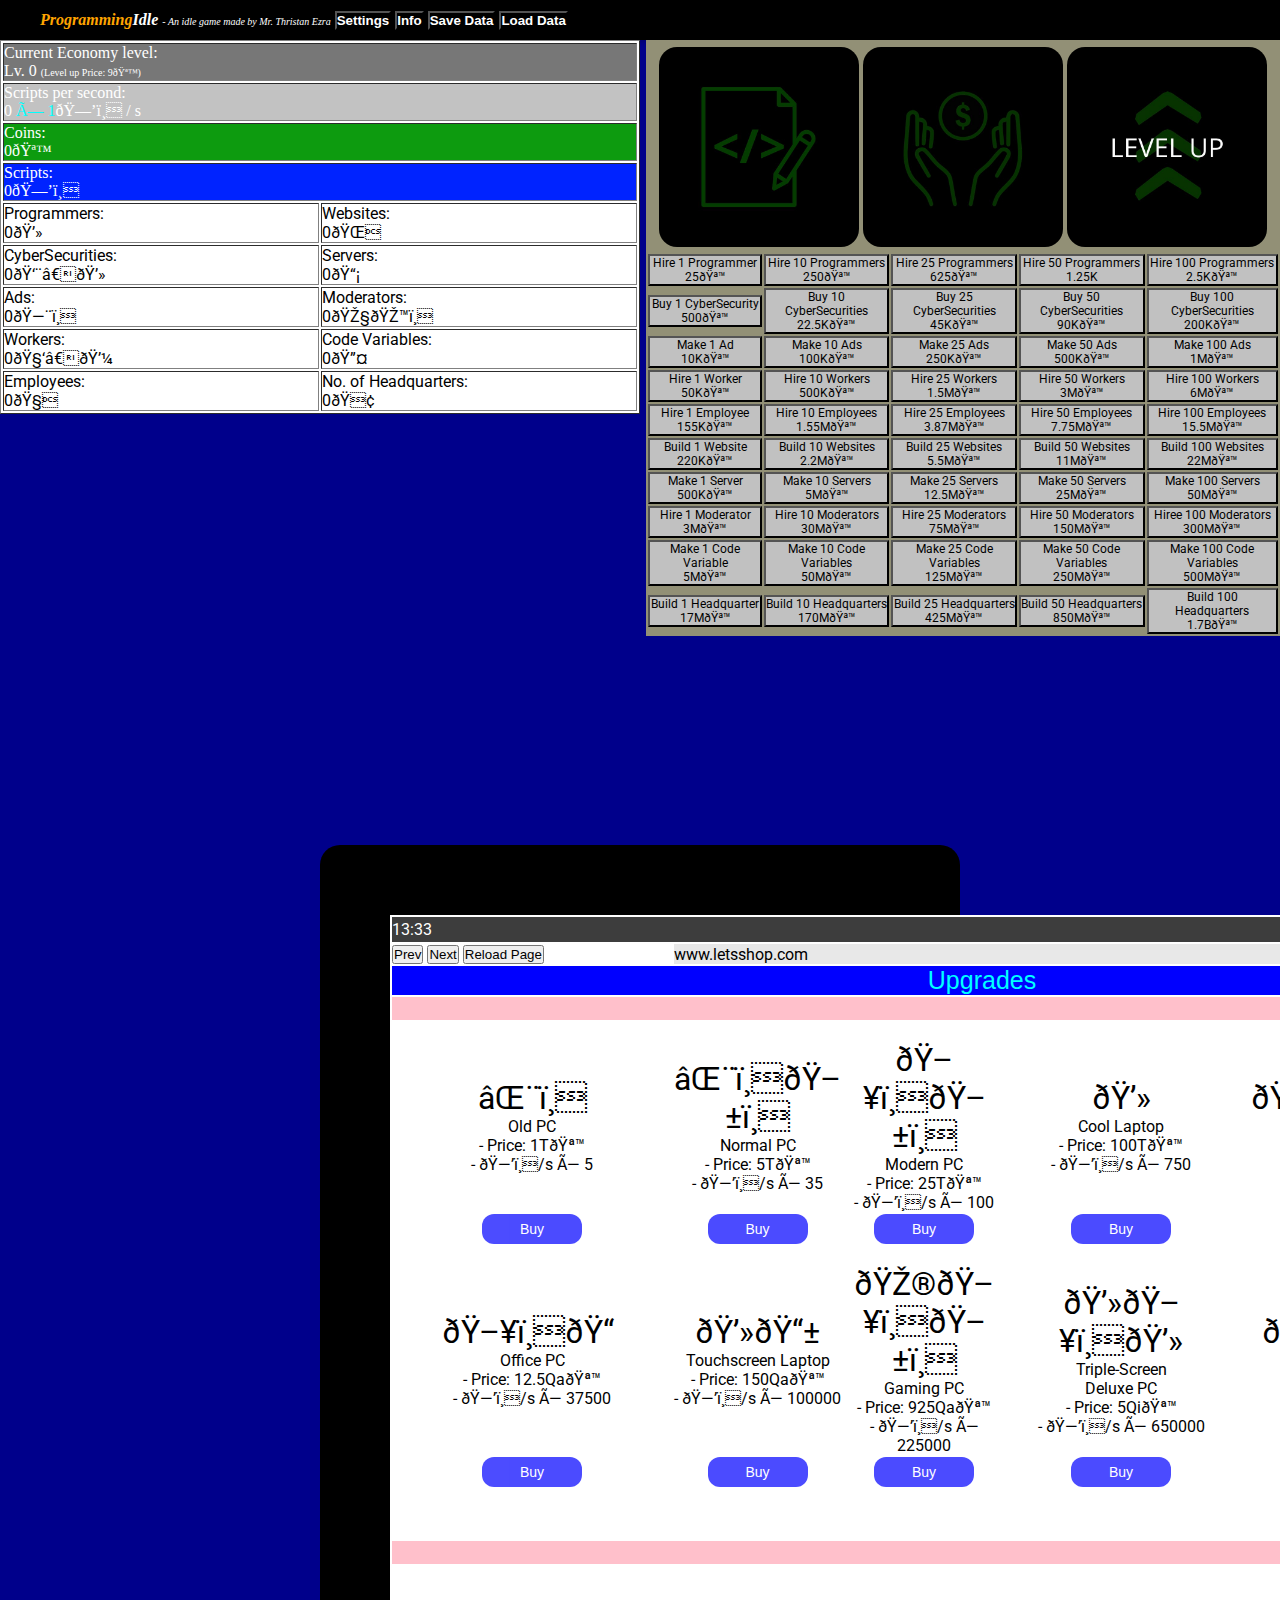
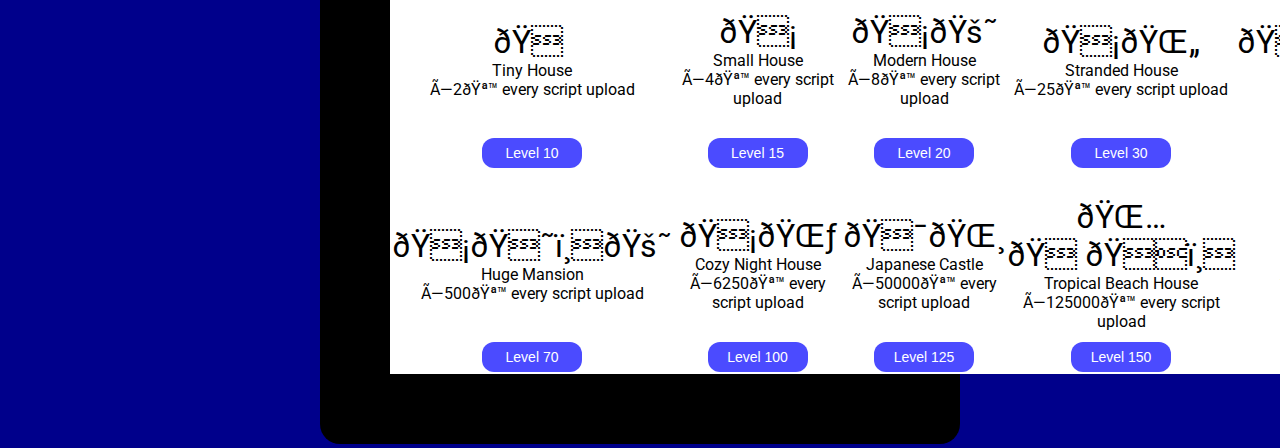
<file: programmingidle/folder/game.html>
<!DOCTYPE html>
<Html>
<Head>
  <Meta http-equiv="CONTENT-TYPE" content="text/html; charset=UTF-8" content="width=device-width">
  
  <Script type="text/javascript" src="javascriptservice\script.js"></script>
  <Script type="text/javascript" src="javascriptservice\menubar.js"></script>
  
  <Link rel="icon" type="image/x-icon" href="webicon.png">
  <Link rel="stylesheet" href="styling.css">
  
  <link rel="preconnect" href="https://fonts.googleapis.com">
  <link rel="preconnect" href="https://fonts.gstatic.com" crossorigin>
  <link href="https://fonts.googleapis.com/css2?family=Roboto:ital,wght@0,100..900;1,100..900&display=swap" rel="stylesheet">

  
  <Title>ProgrammingIdle</Title>
<Body bgcolor="darkblue" onload="clock()">


<Header class="header"><Div class="container"><Nav class="nav">
<b><var><Font color=orange face=Tahoma>Programming</Font><Font color=white face=tahoma>Idle</Font></var></b>
<Var><Font color=white face=tahoma size=1> - An idle game made by Mr. Thristan Ezra</Font></Var>

<Button class="bold" onclick="websiteSettings()">Settings</Button>
<Button class="bold" onclick="websiteInfo()">Info</Button>
<Button class="bold" onclick="gameSaved()">Save Data</Button>
<Button class="bold" onclick="gameLoaded()">Load Data</Button>
</Nav></Div></Header>



  <table width=50% border=1px align=left bgcolor=white>
    <tr><td class="economy-level" colspan="2">Current Economy level: <Br>Lv. <Span id="YourLevel">0</Span> <Font size="1">(Level up Price: <Span id="LvPrice">9</Span>🪙)</Font></Font></td></tr><tr>
      <td class="sps" colspan="2">Scripts per second: <Br><span id="ScriptPerSec">0</span><Font class="textfont"> × <span id="MultiplyScriptsPerSec">1</span></Font>🗒️ / s</Font></td></tr>
    <tr><td class="coin" colspan="2">Coins: <Br><span id="MyMoney">0</span>🪙</Font></td></tr><tr>
      <td class="currency-script" colspan="2">Scripts: <Br><span id="ScriptsWritten">0</span>🗒️</Font></td></tr>
    
	<tr><td width="50%">Programmers: <Br><span id="JSProgrammers">0</span>💻</td>
	<td width="50%">Websites: <Br><span id="Website">0</span>🌐</td></tr>
	
	<tr><td>CyberSecurities: <Br><span id="JavaSecurity">0</span>👨‍💻</td>
	<td>Servers: <Br><span id="JavaServer">0</span>📡</td></tr>
    
	<tr><td>Ads: <Br><span id="AdsPublished">0</span>🗨️</td>
	<td>Moderators: <Br><span id="Mods">0</span>🎧🎙️</td></tr>
	
	<tr><td>Workers: <Br><span id="Workers">0</span>🧑‍💼</td>
	<td>Code Variables: <Br><span id="Variables">0</span>🔤</td></tr>
	
	<tr><td>Employees: <Br><span id="Employees">0</span>🧐</td>
	<td>No. of Headquarters: <Br><span id="HeadQuarters">0</span>🏢</td></tr></Table>

<Table align=right width=49.5% bgcolor="#929076">
<Tr><Td colspan="5" height=210px><Center><button class="clicky" onclick="Makescripts()"><Img src="images\scriptwriting.jpg" align="center" width="150px" height="150px"></button>
<button class="clicky" onclick="sellscripts()"><Img src="images\sell.jpg" align="center" width="150px" height="150px"></button>
<button class="clicky" onclick="LevelUp()"><Img src="images\lvlup.jpg" align="center" width="150px" height="150px"></button>
</Td></Tr>

<Tr><Td><Button class="PurchaseButton" onclick="Hire1Programmer()">Hire 1 Programmer<Br>25🪙</Button></Td>
<Td><Button class="PurchaseButton" onclick="Hire10Programmer()">Hire 10 Programmers<Br>250🪙</Button></Td>
<Td><Button class="PurchaseButton" onclick="Hire25Programmer()">Hire 25 Programmers<Br>625🪙</Button></Td>
<Td><Button class="PurchaseButton" onclick="Hire50Programmer()">Hire 50 Programmers<Br>1.25K</Button></Td>
<Td><Button class="PurchaseButton" onclick="Hire100Programmer()">Hire 100 Programmers<Br>2.5K🪙</Button></Td></Tr>

<Tr><Td><Button class="PurchaseButton" onclick="Buy1JSec()">Buy 1 CyberSecurity<Br>500🪙</Button></Td>
<Td><Button class="PurchaseButton" onclick="Buy10JSec()">Buy 10 CyberSecurities<Br>22.5K🪙</Button></Td>
<Td><Button class="PurchaseButton" onclick="Buy25JSec()">Buy 25 CyberSecurities<Br>45K🪙</Button></Td>
<Td><Button class="PurchaseButton" onclick="Buy50JSec()">Buy 50 CyberSecurities<Br>90K🪙</Button></Td>
<Td><Button class="PurchaseButton" onclick="Buy100JSec()">Buy 100 CyberSecurities<Br>200K🪙</Button></Td></Tr>

<Tr><Td><Button class="PurchaseButton" onclick="Make1Ad()">Make 1 Ad<Br>10K🪙</Button></Td>
<Td><Button class="PurchaseButton" onclick="Make10Ads()">Make 10 Ads<Br>100K🪙</Button></Td>
<Td><Button class="PurchaseButton" onclick="Make25Ads()">Make 25 Ads<Br>250K🪙</Button></Td>
<Td><Button class="PurchaseButton" onclick="Make50Ads()">Make 50 Ads<Br>500K🪙</Button></Td>
<Td><Button class="PurchaseButton" onclick="Make100Ads()">Make 100 Ads<Br>1M🪙</Button></Td></Tr>

<Tr><Td><Button class="PurchaseButton" onclick="Hire1Worker()">Hire 1 Worker<Br>50K🪙</Button></Td>
<Td><Button class="PurchaseButton" onclick="Hire10Workers()">Hire 10 Workers<Br>500K🪙</Button></Td>
<Td><Button class="PurchaseButton" onclick="Hire25Workers()">Hire 25 Workers<Br>1.5M🪙</Button></Td>
<Td><Button class="PurchaseButton" onclick="Hire50Workers()">Hire 50 Workers<Br>3M🪙</Button></Td>
<Td><Button class="PurchaseButton" onclick="Hire100Workers()">Hire 100 Workers<Br>6M🪙</Button></Td></Tr>

<Tr><Td><Button class="PurchaseButton" onclick="Hire1Employee()">Hire 1 Employee<Br>155K🪙</Button></Td>
<Td><Button class="PurchaseButton" onclick="Hire10Employees()">Hire 10 Employees<Br>1.55M🪙</Button></Td>
<Td><Button class="PurchaseButton" onclick="Hire25Employees()">Hire 25 Employees<Br>3.87M🪙</Button></Td>
<Td><Button class="PurchaseButton" onclick="Hire50Employees()">Hire 50 Employees<Br>7.75M🪙</Button></Td>
<Td><Button class="PurchaseButton" onclick="Hire100Employees()">Hire 100 Employees<Br>15.5M🪙</Button></Td></Tr>

<Tr><Td><Button class="PurchaseButton" onclick="Build1Website()">Build 1 Website<Br>220K🪙</Button></Td>
<Td><Button class="PurchaseButton" onclick="Build10Website()">Build 10 Websites<Br>2.2M🪙</Button></Td>
<Td><Button class="PurchaseButton" onclick="Build25Website()">Build 25 Websites<Br>5.5M🪙</Button></Td>
<Td><Button class="PurchaseButton" onclick="Build50Website()">Build 50 Websites<Br>11M🪙</Button></Td>
<Td><Button class="PurchaseButton" onclick="Build100Website()">Build 100 Websites<Br>22M🪙</Button></Td></Tr>

<Tr><Td><Button class="PurchaseButton" onclick="Make1JavaServer()">Make 1 Server<Br>500K🪙</Button></Td>
<Td><Button class="PurchaseButton" onclick="Make10JavaServers()">Make 10 Servers<Br>5M🪙</Button></Td>
<Td><Button class="PurchaseButton" onclick="Make25JavaServers()">Make 25 Servers<Br>12.5M🪙</Button></Td>
<Td><Button class="PurchaseButton" onclick="Make50JavaServers()">Make 50 Servers<Br>25M🪙</Button></Td>
<Td><Button class="PurchaseButton" onclick="Make100JavaServers()">Make 100 Servers<Br>50M🪙</Button></Td></Tr>

<Tr><Td><Button class="PurchaseButton" onclick="Hire1Moderator()">Hire 1 Moderator<Br>3M🪙</Button></Td>
<Td><Button class="PurchaseButton" onclick="Hire10Moderators()">Hire 10 Moderators<Br>30M🪙</Button></Td>
<Td><Button class="PurchaseButton" onclick="Hire25Moderators()">Hire 25 Moderators<Br>75M🪙</Button></Td>
<Td><Button class="PurchaseButton" onclick="Hire50Moderators()">Hire 50 Moderators<Br>150M🪙</Button></Td>
<Td><Button class="PurchaseButton" onclick="Hire100Moderators()">Hiree 100 Moderators<Br>300M🪙</Button></Td></Tr>

<Tr><Td><Button class="PurchaseButton" onclick="Make1Variable()">Make 1 Code Variable<Br>5M🪙</Button></Td>
<Td><Button class="PurchaseButton" onclick="Make10Variables()">Make 10 Code Variables<Br>50M🪙</Button></Td>
<Td><Button class="PurchaseButton" onclick="Make25Variables()">Make 25 Code Variables<Br>125M🪙</Button></Td>
<Td><Button class="PurchaseButton" onclick="Make50Variables()">Make 50 Code Variables<Br>250M🪙</Button></Td>
<Td><Button class="PurchaseButton" onclick="Make100Variables()">Make 100 Code Variables<Br>500M🪙</Button></Td></Tr>

<Tr><Td><Button class="PurchaseButton" onclick="Build1Headquarter()">Build 1 Headquarter<Br>17M🪙</Button></Td>
<Td><Button class="PurchaseButton" onclick="Build10Headquarters()">Build 10 Headquarters<Br>170M🪙</Button></Td>
<Td><Button class="PurchaseButton" onclick="Build25Headquarters()">Build 25 Headquarters<Br>425M🪙</Button></Td>
<Td><Button class="PurchaseButton" onclick="Build50Headquarters()">Build 50 Headquarters<Br>850M🪙</Button></Td>
<Td><Button class="PurchaseButton" onclick="Build100Headquarters()">Build 100 Headquarters<Br>1.7B🪙</Button></Td></Tr>
</Table>


<Hr width=100% color="darkblue"><Br><Br><Br><center>
<Div id="smartphone">
<Table class="phonescreen">
<Tr>
<Td bgcolor="#3D3D3D" colspan="5" height="25px">
<Span id="time"></Span><span id="battery-indicator"><span id="battery-level-bar"></span><span id="battery-percentage"></span><span id="charging-status"></span></span></Td>
</Tr><Tr><Td><Button>Prev</Button>
<Button>Next</Button>
<Button>Reload Page</Button></Td>
<Td colspan="4" bgcolor="#E8E8E8">www.letsshop.com</Td></Tr>
<Tr><Td bgcolor=blue colspan="5"><Center><span class="Letshop">Upgrades</span></Td>
</Tr>

<Tr><Td colspan="5" bgcolor="pink"><B><p><Marquee>🗒️🖥 PC 🖥🗒️</Marquee></p><B></Td></Tr>

<Tr><Td height="170px"><Center><Br><Font size="6">⌨️</Font><p>Old PC<Br>- Price: 1T🪙<Br>- 🗒️/s × 5</p></Td>
<Td><Center><Br><Font size="6">⌨️🖱️</Font><p>Normal PC<Br>- Price: 5T🪙<Br>- 🗒️/s × 35</p></Td>
<Td><Center><Br><Font size="6">🖥️🖱️</Font><p>Modern PC<Br>- Price: 25T🪙<Br>- 🗒️/s × 100</p></Td>
<Td><Center><Br><Font size="6">💻</Font><p>Cool Laptop<Br>- Price: 100T🪙<Br>- 🗒️/s × 750</p></Td>
<Td><Center><Br><Font size="6">📹🖥️🖱️</Font><p>Youtuber PC<Br>- Price: 550T🪙<Br>- 🗒️/s × 2500</p></Td></Tr>

<Tr><Td><Center><Button class="UpgradeButton" onclick="BuyNormalPC()"><Span id="NormalPCOwn">Buy</Span></Button></Td>
<Td><Center><Button class="UpgradeButton" onclick="BuyBetterPC()"><Span id="BetterPCOwn">Buy</Span></Button></Td>
<Td><Center><Button class="UpgradeButton" onclick="BuyModernPC()"><Span id="ModernPCOwn">Buy</Span></Button></Td>
<Td><Center><Button class="UpgradeButton" onclick="BuyCoolLaptop()"><Span id="CoolLaptopOwn">Buy</Span></Button></Td>
<Td><Center><Button class="UpgradeButton" onclick="BuyYoutuberPC()"><Span id="YoutuberPCOwn">Buy</Span></Button></Td></Tr>

<Tr><Td height="170px"><Center><Br><Font size="6">🖥️📠</Font><p>Office PC<Br>- Price: 12.5Qa🪙<Br>- 🗒️/s × 37500</p></Td>
<Td><Center><Br><Font size="6">💻📱</Font><p>Touchscreen Laptop<Br>- Price: 150Qa🪙<Br>- 🗒️/s × 100000</p></Td>
<Td><Center><Br><Font size="6">🎮🖥️🖱️</Font><p>Gaming PC<Br>- Price: 925Qa🪙<Br>- 🗒️/s × 225000</p></Td>
<Td><Center><Br><Font size="6">💻🖥️💻</Font><p>Triple-Screen<Br>Deluxe PC<Br>- Price: 5Qi🪙<Br>- 🗒️/s × 650000</p></Td>
<Td><Center><Br><Font size="6">🤖📝🖥️</Font><p>AI Scriptwriter<Br>- Price: 22.5Qi🪙<Br>- 🗒️/s × 1500000</p></Td></Tr>

<Tr><Td><Center><Button class="UpgradeButton" onclick="BuyOfficePC()"><Span id="OfficePCOwn">Buy</Span></Button></Td>
<Td><Center><Button class="UpgradeButton" onclick="BuyTouchscreenLaptop()"><Span id="TouchscreenLaptopOwn">Buy</Span></Button></Td>
<Td><Center><Button class="UpgradeButton" onclick="BuyGamingPC()"><Span id="GamingPCOwn">Buy</Span></Button></Td>
<Td><Center><Button class="UpgradeButton" onclick="BuyDeluxePC()"><Span id="DeluxePCOwn">Buy</Span></Button></Td>
<Td><Center><Button class="UpgradeButton" onclick="BuyAIScriptWriter()"><Span id="AIScriptWriterOwn">Buy</Span></Button></Td>
</Tr>

<Tr><Td colspan="5" height="50px"></Td></Tr><Tr>
  <Td colspan="5" bgcolor="pink"><b><p><Marquee>💸🏘 Houses 🏘💸</Marquee></p></b></Td>

</Tr>
<Tr><Td height="170px"><Center><Br><Font size="6">🏠</Font><p>Tiny House<Br>×2🪙 every script upload</p></Td>
<Td><Center><Br><Font size="6">🏡</Font><p>Small House<Br>×4🪙 every script upload</p></Td>
<Td><Center><Br><Font size="6">🏡🚘</Font><p>Modern House<Br>×8🪙 every script upload</p></Td>
<Td><Center><Br><Font size="6">🏡🌄</Font><p>Stranded House<Br>×25🪙 every script upload</p></Td>
<Td><Center><Br><Font size="6">🏘️🚘🏘️</Font><p>Party Estate<Br>×150🪙 every script upload</p></Td></Tr>

<Tr><Td><Center><Button class="UpgradeButton" onclick="TinyHouse()"><Span id="Level10">Level 10</Span></Button></Td>
<Td><Center><Button class="UpgradeButton" onclick="SmallHouse()"><Span id="Level30">Level 15</Span></Button></Td>
<Td><Center><Button class="UpgradeButton" onclick="ModernHouse()"><Span id="Level50">Level 20</Span></Button></Td>
<Td><Center><Button class="UpgradeButton" onclick="StrandedHouse()"><Span id="Level100">Level 30</Span></Button></Td>
<Td><Center><Button class="UpgradeButton" onclick="PixelcraftHouse()"><Span id="Level150">Level 50</Span></Button></Td></Tr>

<Tr><Td height="170px"><Center><Br><Font size="6">🏡🏘️🚘</Font><p>Huge Mansion<Br>×500🪙 every script upload</p></Td>
<Td><Center><Br><Font size="6">🏡🌃</Font><p>Cozy Night House<Br>×6250🪙 every script upload</p></Td>
<Td><Center><Br><Font size="6">🏯🌸</Font><p>Japanese Castle<Br>×50000🪙 every script upload</p></Td>
<Td><Center><Br><Font size="6">🌅🏠🏝️</Font><p>Tropical Beach House<Br>×125000🪙 every script upload</p></Td>
<Td><Center><Br><Font size="6"></Font><p>Rich Apartment<Br>×950000🪙 every script upload</p></Td></Tr>

<Tr><Td><Center><Button class="UpgradeButton" onclick="ModernMansion()"><Span id="Level200">Level 70</Span></Button></Td>
<Td><Center><Button class="UpgradeButton" onclick="CozyNightHouse()"><Span id="Level225">Level 100</Span></Button></Td>
<Td><Center><Button class="UpgradeButton" onclick="JapaneseCastle()"><Span id="Level350">Level 125</Span></Button></Td>
<Td><Center><Button class="UpgradeButton" onclick="BeachHouse()"><Span id="Level425">Level 150</Span></Button></Td>
<Td><Center><Button class="UpgradeButton" onclick="RichApartment()"><Span id="Level500">Level 200</Span></Button></Td>
</Tr>



</Div>











</Body>
</Head>
</Html>
</file>
<file: ajs/model.css>
a {text-decoration: none;}

body {
	font-family: 'Comfortaa', sans-serif;
}

table{
	border: none;
	border-color: white;
	border-radius: 19px;
}


.answer{
	border: 1px;
	border-radius: 20px;
	border-style: solid;
	border-color: grey;
	width: 400px;
	height: 110px;
	background-color: white;
	font-family: 'Comfortaa', sans-serif;
}

h3{
	color: purple;
}
</file>
<file: memory/model.css>
body {
    font-family: Arial, sans-serif;
    text-align: center;
    background-color: #d3f0ff;
}

a {text-decoration: none;}

h1 {
    color: #333;
}

.start {
	height: 30px;
	border-radius: 16px;
	background-color: white;
	border: ;
	font-family: 'Trebuchet MS', sans-serif;
}

#game-board {
    display: grid;
    gap: 10px;
    justify-content: center;
    margin: 20px auto;
    perspective: 1000px;
}

.card {
    width: 80px;
    height: 80px;
    background-color: #2a9d8f;
    display: flex;
    align-items: center;
    justify-content: center;
    font-size: 2rem;
    color: white;
    cursor: pointer;
    border-radius: 10px;
    user-select: none;
    transform-style: preserve-3d;
    transition: transform 0.5s;
}

.card .front, .card .back {
    position: absolute;
    width: 100%;
    height: 100%;
    backface-visibility: hidden;
    display: flex;
    align-items: center;
    justify-content: center;
    border-radius: 10px;
}

.card .front {
    background-color: #ffffff;
    transform: rotateY(180deg);
}

.card .back {
    background-color: #00ffaa;
}

.card.flipped {
    transform: rotateY(180deg);
}
</file>
<file: tic-tac-toe/model.css>
body {
  font-family: Tahoma, "Trebuchet MS", sans-serif;
  display: flex;
  justify-content: center;
  height: 100vh;
  margin: 0;
  background-color: #f4f4f9;
}

a {text-decoration: none;}

.container {
  text-align: center;
}

h1 {
  margin-bottom: 20px;
  color: #333;
}


.title {
	font-family: "Alfa Slab One", serif;
}

.text {
	font-family: "Roboto Slab", serif;
}

.board {
  display: grid;
  grid-template-columns: repeat(3, 100px);
  grid-gap: 5px;
  justify-content: center;
  margin-bottom: 20px;
}

.cell {
  width: 100px;
  height: 100px;
  background-color: #fff;
  border: 0px;
  border-radius: 8px;
  font-family: "Quicksand", serif;
  font-size: 28px;
  font-weight: bold;
  display: flex;
  justify-content: center;
  align-items: center;
  cursor: pointer;
  user-select: none;
  box-shadow: 0px 0px 15px rgba(0, 0, 0, 0.1);
}

.cell.taken {
  pointer-events: none;
  color: #555;
}

.status {
  font-size: 1.2rem;
  margin-bottom: 10px;
  color: #333;
  font-family: "Quicksand", serif;
}

#reset {
  padding: 10px 20px;
  background-color: #007bff;
  color: #fff;
  font-family: "Quicksand", serif; 
  border: none;
  border-radius: 20px;
  cursor: pointer;
  transition: transform 0.3s;
}

#reset:hover {
  background-color: #59A7FF;
}

#reset:active {
	transform: scale(0.9);
}
</file>
<file: yesorno/model.css>
Body{
	background-color: #F9E0CA;
}

a {text-decoration: none;}

.title {
	font-family: arial;
	font-size: 65px;
	color: #CB2CD8;
}

.questionboard{
	background-color: white;
	width: 350px;
	height: 350px;
}

#question {
	font-family: arial;
	text-align: center;
}

Button{
	border: none;
	background-color: white;
	font-size: 25px;
	width: 100%;
	height: 100%;
	cursor: pointer;
}
</file>
<file: programmingidle/folder/styling.css>
body {
	font-family: 'Roboto', sans-serif;
}

button { cursor: pointer; }

.header {
    background-color: black;
    padding: 10px 0;
    box-shadow: 0 2px 5px rgba(0, 0, 0, 0.2);
}

.container {
    max-width: 1200px;
    margin: 0 auto;
    padding: 0 0px;
    display: flex;
}

.nav{
    display: inline-block;
    margin-right: 15px
}

* {
    margin: 0;
    padding: 0;
    box-sizing: border-box;
}

#smartphone {
	width: 50%;
	margin-top: 150px;
    background: black;
    padding: 70px;
    display: inline-block;
    border-radius: 20px;
}

.clicky{
  width: 200px;
  height: 200px;
  border-radius: 18px;
  background-color: black;
  color: green;
  font-size: 35px;
  font-family: Tahoma, "Trebuchet MS", sans-serif;
  border: none;
}

.SellAllScripts {
  width: 100%;
  background-color: #C1C1C1;
}

.PurchaseButton{
  width: 100%;
  height: 100%;
  background-color: #C1C1C1;
  border-color: black;
  color: black;
  font-family: 'Roboto', sans-serif;
  font-size: 12px;
}

.levelup{
	width: 100%;
	height: 40px;
	font-weight: bold;
}

.bold{
	font-family: Arial, Helvetica, sans-serif;
	color: white;
	background-color: black;
	font-weight: bold;
}

.upgrade{
	color: white;
	font-weight: 7px;
}

.UpgradeButton{
	width: 100px;
	height: 30px;
	font-size: 14px;
	background-color: blue;
	font-family: Tahoma, "Trebuchet MS", sans-serif;
	color: white;
	border: none;
	flex: 25%;
	border-radius: 12px;
	opacity: 0.7;
}

#time {
	color: #FFFFFF;
}



.Letshop{
	font-family: 'Trebuchet MS', sans-serif;
	color: cyan;
	font-size: 25px;
}

.textfont{
  color: cyan;
}

.phonebutton {
  width: 140px;
  height: 50px;
  background-color: #3D3A3A;
  border-color: white;
  border-radius: 35px;
}

.phonescreen{
	width: 620px;
	background-color: #FFFFFF;
}

.decor{
	background-color: yellow;
	color: red;
	font-family: Arial, sans-serif;
}

.decorations{
  background-color: white;
  border-width: 32px;
  border-style: solid;
  border-color: black;
}


.description{
	font-size: 10px;
	font-family: Arial, Helvetica, sans-serif;
}

.economy-level{
	font-family: tahoma;
	background-color: #777777;
	color: white;
}

.sps{
	font-family: tahoma;
	background-color: #C2C2C2;
	color: white;
}

.coin{
	font-family: tahoma;
	background-color: #0D9B0F;
	color: white;
}

.currency-script{
	font-family: tahoma;
	background-color: #0023FF;
	color: white;
}
</file>
